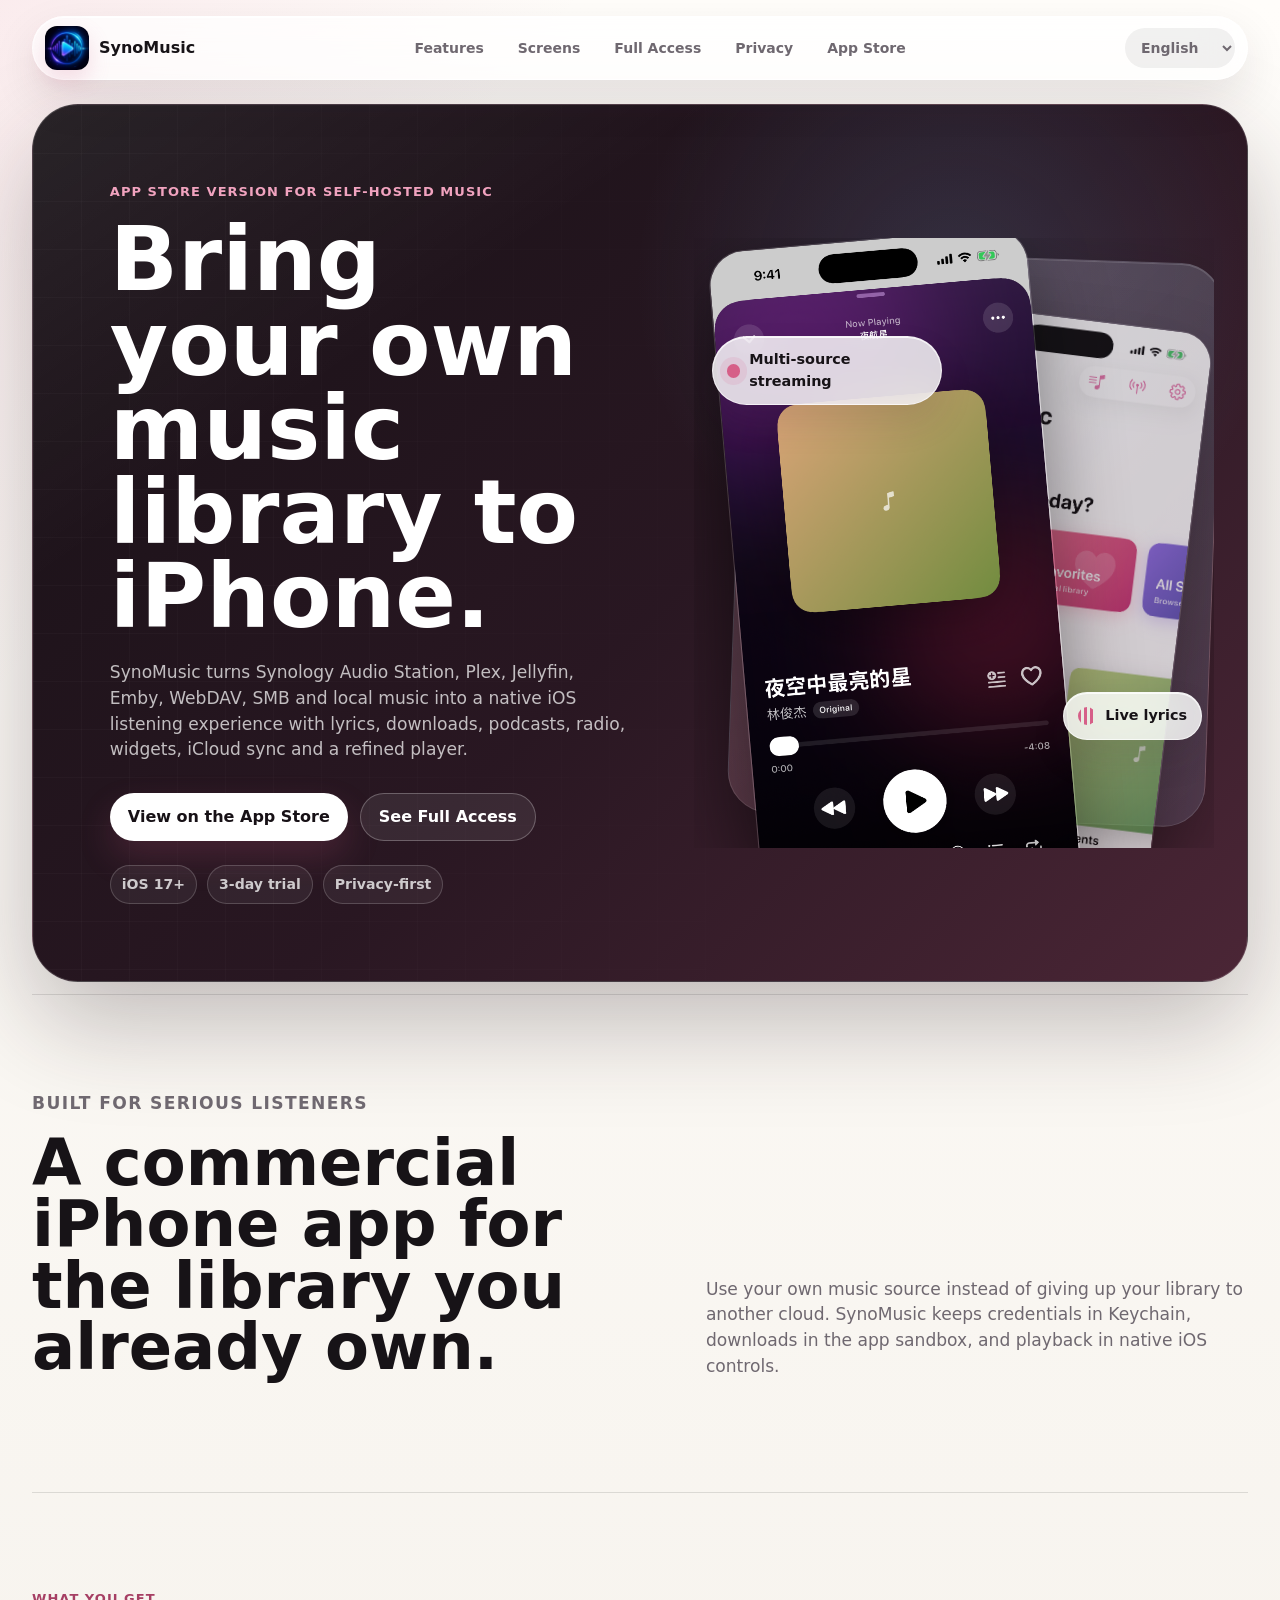
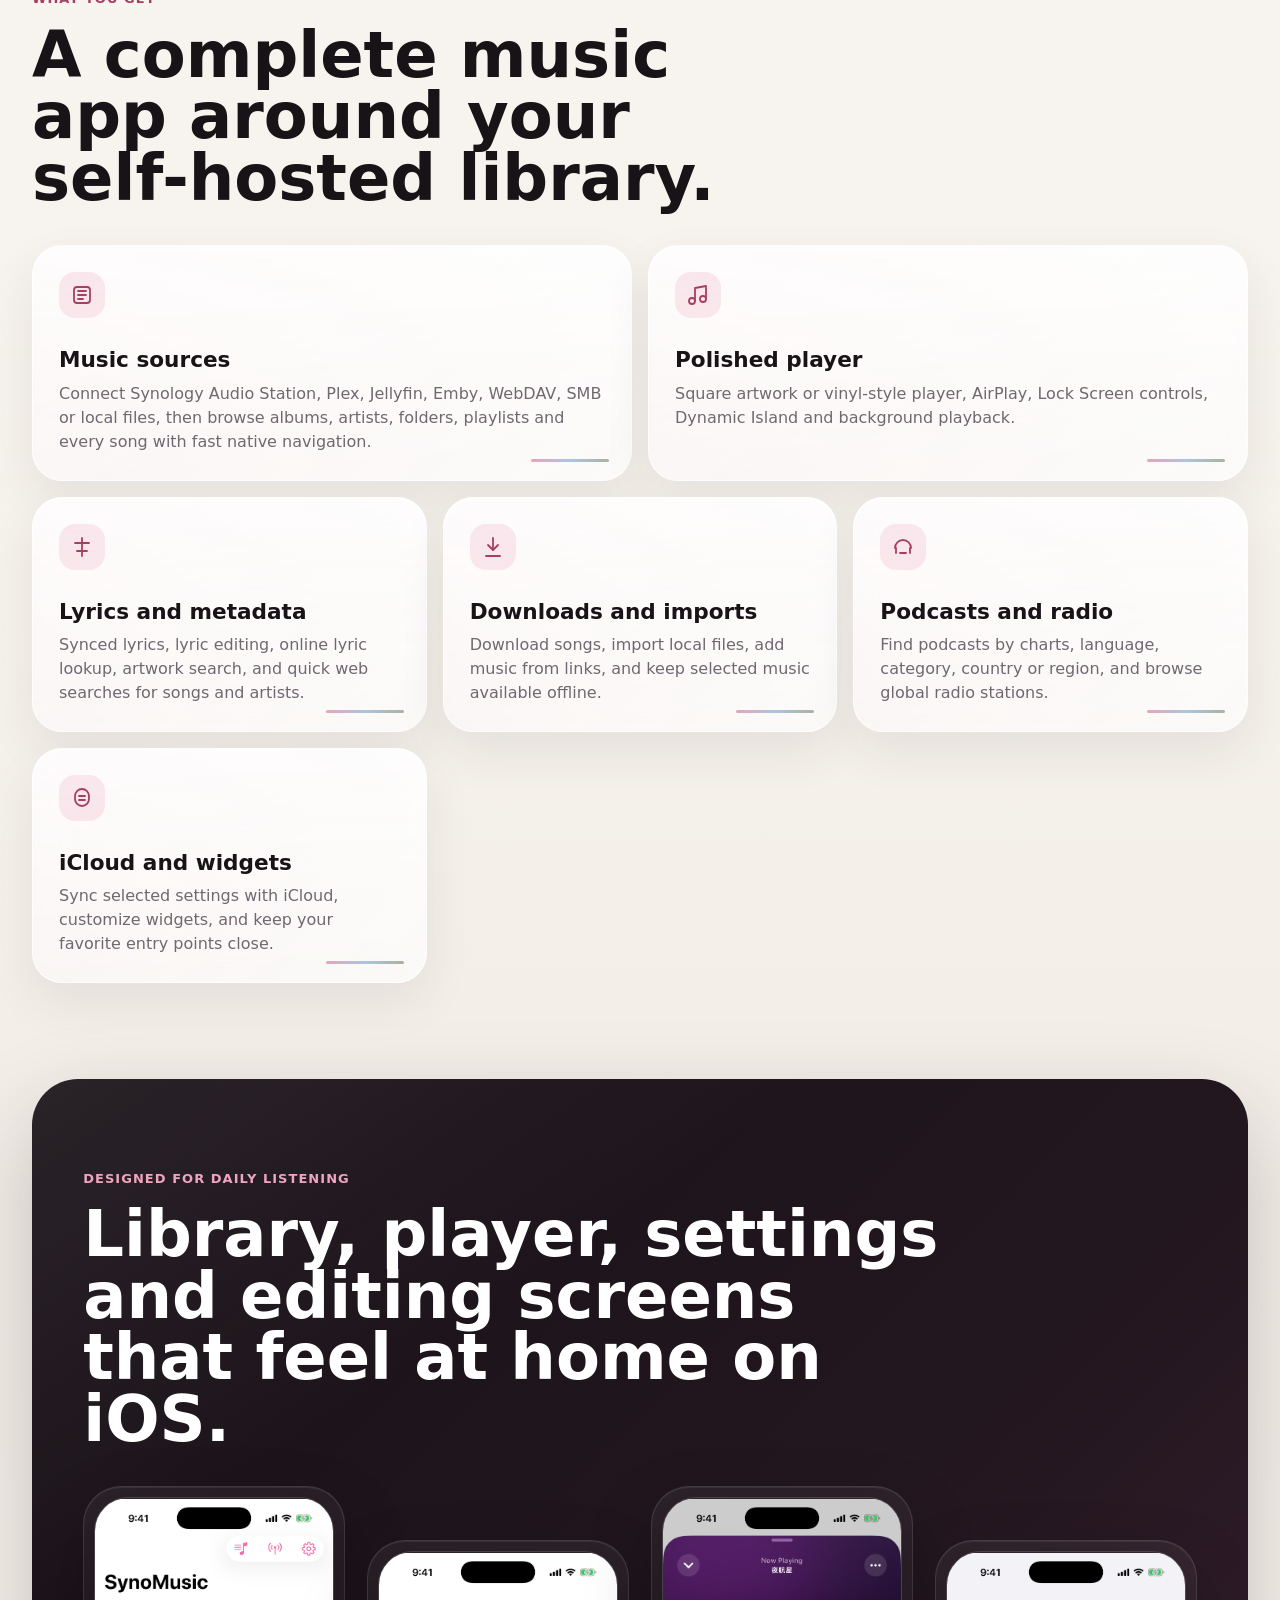
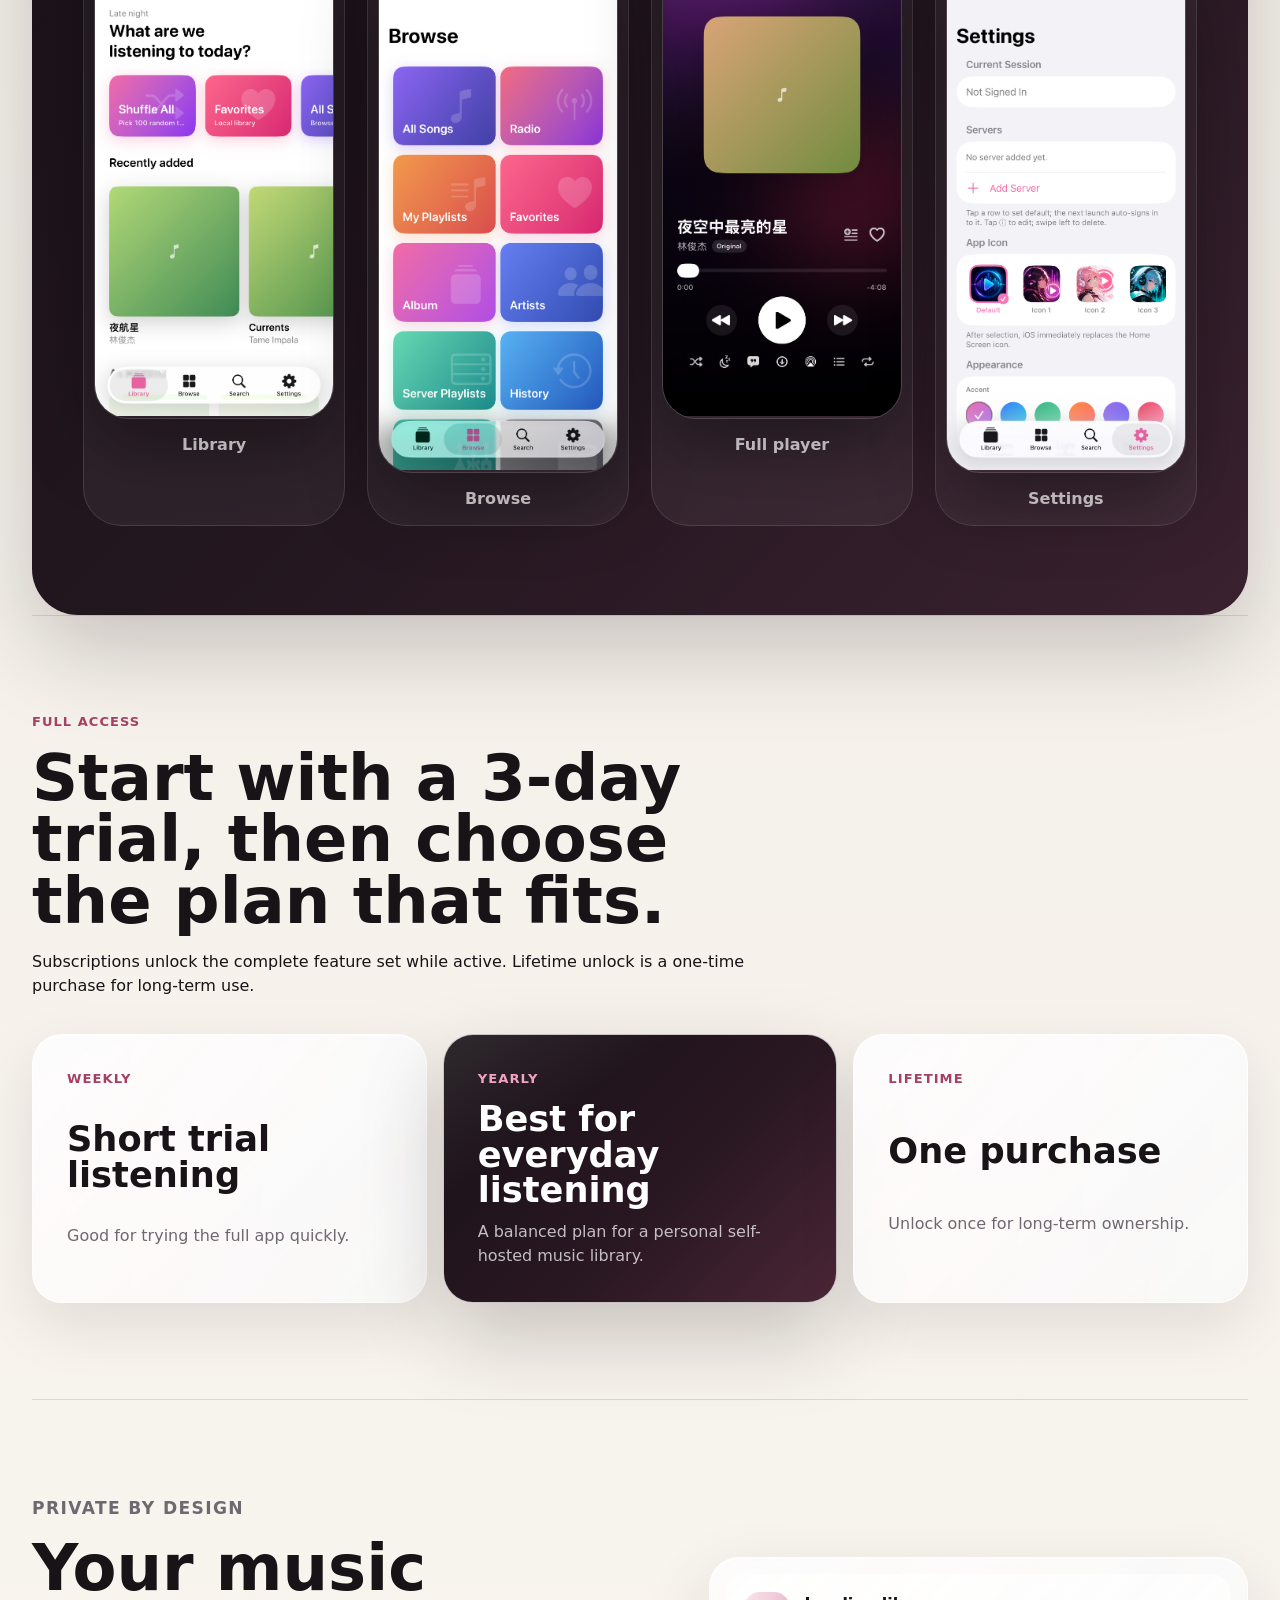
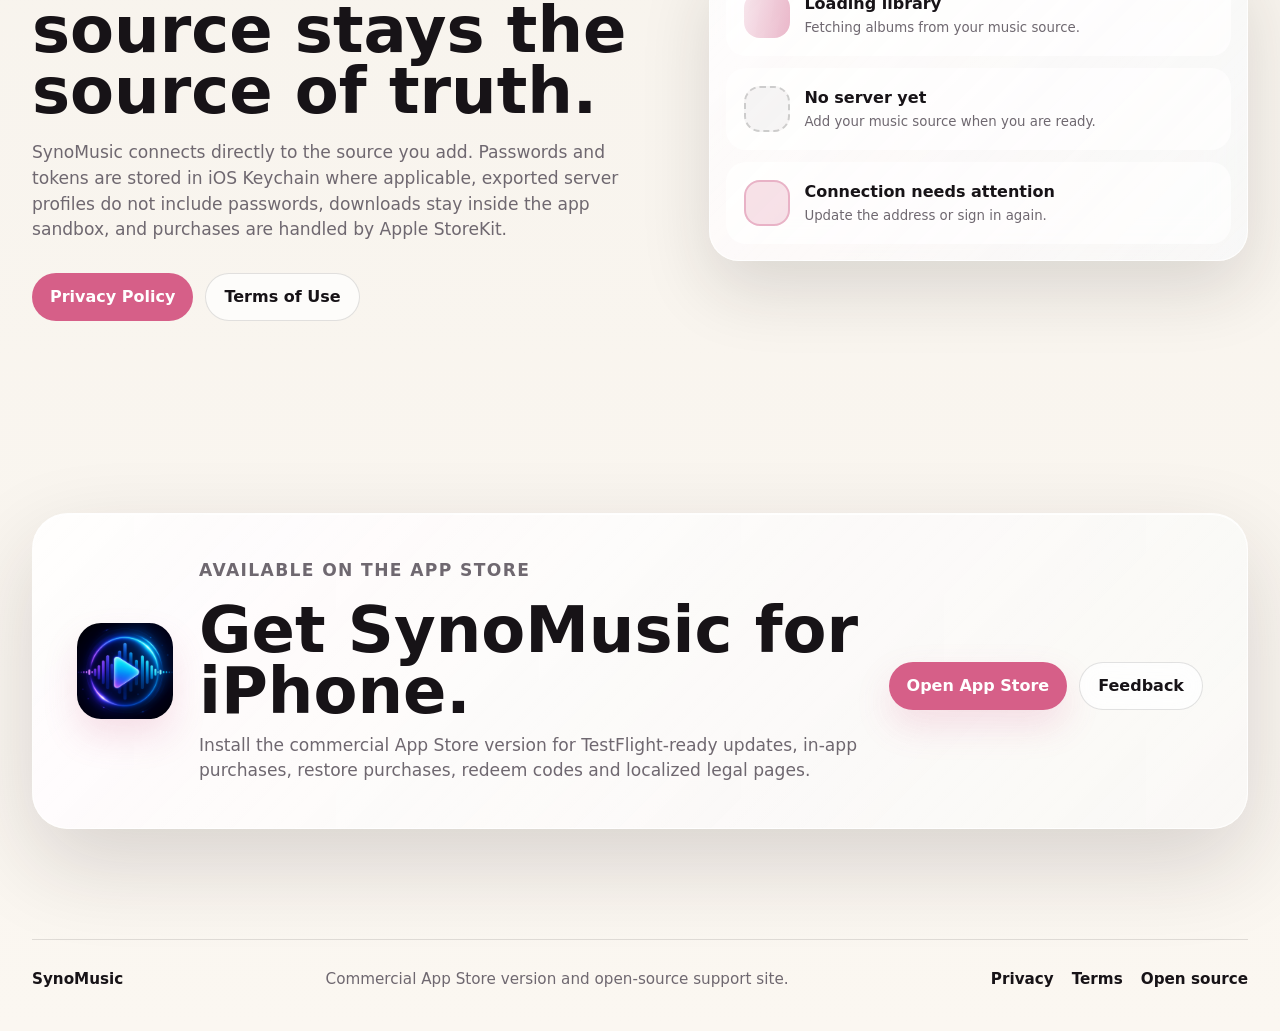
<file: docs/index.html>
<!doctype html>
<html lang="en">
<head>
  <meta charset="utf-8">
  <meta name="viewport" content="width=device-width, initial-scale=1">
  <meta name="color-scheme" content="light dark">
  <meta name="description" content="SynoMusic is a polished iPhone music app for self-hosted music sources including Synology Audio Station, Plex, Jellyfin, Emby, WebDAV, SMB, local files, podcasts, radio, lyrics, downloads and iCloud sync.">
  <title>SynoMusic - Self-hosted music for iPhone</title>
  <link rel="icon" href="./assets/images/app-icon-preview.png">
  <link rel="apple-touch-icon" href="./assets/images/app-icon-preview.png">
  <link rel="stylesheet" href="./assets/styles.css">
</head>
<body>
  <div class="site-shell">
    <header class="site-header" data-reveal>
      <a class="brand" href="#top" aria-label="SynoMusic">
        <img src="./assets/images/app-icon-preview.png" width="44" height="44" alt="">
        <span>SynoMusic</span>
      </a>
      <nav class="main-nav" aria-label="Primary">
        <a href="#features" data-i18n="nav.features">Features</a>
        <a href="#screens" data-i18n="nav.screens">Screens</a>
        <a href="#pricing" data-i18n="nav.pricing">Full Access</a>
        <a href="./privacy.html" data-i18n="nav.privacy">Privacy</a>
        <a href="#download" data-i18n="nav.download">App Store</a>
      </nav>
      <label class="language-picker">
        <span class="sr-only" data-i18n="language.label">Language</span>
        <select id="languageSelect" aria-label="Language">
          <option value="en">English</option>
          <option value="zh-Hans">简体中文</option>
          <option value="zh-Hant">繁體中文</option>
          <option value="ja">日本語</option>
          <option value="ko">한국어</option>
          <option value="de">Deutsch</option>
          <option value="it">Italiano</option>
          <option value="fr">Français</option>
          <option value="es">Español</option>
          <option value="tr">Türkçe</option>
        </select>
      </label>
    </header>

    <main id="top">
      <section class="hero-section commercial-hero" aria-labelledby="hero-title">
        <div class="hero-copy" data-reveal>
          <p class="eyebrow" data-i18n="hero.eyebrow">App Store version for self-hosted music</p>
          <h1 id="hero-title" data-i18n="hero.title">Bring your own music library to iPhone.</h1>
          <p class="hero-lede" data-i18n="hero.lede">SynoMusic turns Synology Audio Station, Plex, Jellyfin, Emby, WebDAV, SMB and local music into a native iOS listening experience with lyrics, downloads, podcasts, radio, widgets, iCloud sync and a refined player.</p>
          <div class="hero-actions">
            <a class="button primary" href="https://apps.apple.com/us/app/synomusic/id6784094020" data-i18n="hero.primaryCta">View on the App Store</a>
            <a class="button secondary" href="#pricing" data-i18n="hero.secondaryCta">See Full Access</a>
          </div>
          <div class="hero-meta" aria-label="Highlights">
            <span data-i18n="hero.metaOne">iOS 17+</span>
            <span data-i18n="hero.metaTwo">3-day trial</span>
            <span data-i18n="hero.metaThree">Privacy-first</span>
          </div>
        </div>

        <div class="hero-visual" data-reveal>
          <div class="visual-orbit" aria-hidden="true"></div>
          <div class="phone-stack" aria-label="SynoMusic app screenshots">
            <img class="phone-shot shot-back" src="./assets/images/screen-library.png" width="430" height="932" alt="">
            <img class="phone-shot shot-front" src="./assets/images/screen-player.png" width="430" height="932" alt="SynoMusic full player screen">
          </div>
          <div class="status-float status-top">
            <span class="status-dot"></span>
            <span data-i18n="hero.floatOne">Multi-source streaming</span>
          </div>
          <div class="status-float status-bottom">
            <span class="wave-icon" aria-hidden="true"></span>
            <span data-i18n="hero.floatTwo">Live lyrics</span>
          </div>
        </div>
      </section>

      <section class="section intro-strip" aria-label="Product summary" data-reveal>
        <div>
          <p class="section-kicker" data-i18n="intro.kicker">Built for serious listeners</p>
          <h2 data-i18n="intro.title">A commercial iPhone app for the library you already own.</h2>
        </div>
        <p data-i18n="intro.body">Use your own music source instead of giving up your library to another cloud. SynoMusic keeps credentials in Keychain, downloads in the app sandbox, and playback in native iOS controls.</p>
      </section>

      <section id="features" class="section feature-grid" aria-labelledby="features-title">
        <div class="section-heading" data-reveal>
          <p class="section-kicker" data-i18n="features.kicker">What you get</p>
          <h2 id="features-title" data-i18n="features.title">A complete music app around your self-hosted library.</h2>
        </div>
        <div class="features">
          <article class="feature-panel large" data-reveal>
            <div class="feature-icon" aria-hidden="true">
              <svg viewBox="0 0 24 24"><path d="M4 17V7a3 3 0 0 1 3-3h10a3 3 0 0 1 3 3v10a3 3 0 0 1-3 3H7a3 3 0 0 1-3-3Z"/><path d="M8 8h8M8 12h8M8 16h5"/></svg>
            </div>
            <h3 data-i18n="features.library.title">Music sources</h3>
            <p data-i18n="features.library.body">Connect Synology Audio Station, Plex, Jellyfin, Emby, WebDAV, SMB or local files, then browse albums, artists, folders, playlists and every song with fast native navigation.</p>
          </article>
          <article class="feature-panel tall" data-reveal>
            <div class="feature-icon" aria-hidden="true">
              <svg viewBox="0 0 24 24"><path d="M9 18V5l11-2v13"/><circle cx="6" cy="18" r="3"/><circle cx="17" cy="16" r="3"/></svg>
            </div>
            <h3 data-i18n="features.player.title">Polished player</h3>
            <p data-i18n="features.player.body">Square artwork or vinyl-style player, AirPlay, Lock Screen controls, Dynamic Island and background playback.</p>
          </article>
          <article class="feature-panel" data-reveal>
            <div class="feature-icon" aria-hidden="true">
              <svg viewBox="0 0 24 24"><path d="M12 3v18M5 8h14M7 16h10"/></svg>
            </div>
            <h3 data-i18n="features.lyrics.title">Lyrics and metadata</h3>
            <p data-i18n="features.lyrics.body">Synced lyrics, lyric editing, online lyric lookup, artwork search, and quick web searches for songs and artists.</p>
          </article>
          <article class="feature-panel" data-reveal>
            <div class="feature-icon" aria-hidden="true">
              <svg viewBox="0 0 24 24"><path d="M12 3v12"/><path d="m7 10 5 5 5-5"/><path d="M5 21h14"/></svg>
            </div>
            <h3 data-i18n="features.offline.title">Downloads and imports</h3>
            <p data-i18n="features.offline.body">Download songs, import local files, add music from links, and keep selected music available offline.</p>
          </article>
          <article class="feature-panel" data-reveal>
            <div class="feature-icon" aria-hidden="true">
              <svg viewBox="0 0 24 24"><path d="M4 13a8 8 0 0 1 16 0"/><path d="M5 13v5M19 13v5M9 18h6"/></svg>
            </div>
            <h3 data-i18n="features.discovery.title">Podcasts and radio</h3>
            <p data-i18n="features.discovery.body">Find podcasts by charts, language, category, country or region, and browse global radio stations.</p>
          </article>
          <article class="feature-panel wide" data-reveal>
            <div class="feature-icon" aria-hidden="true">
              <svg viewBox="0 0 24 24"><path d="M12 3a7 7 0 0 0-7 7v3a7 7 0 0 0 14 0v-3a7 7 0 0 0-7-7Z"/><path d="M9 10h6M9 14h6"/></svg>
            </div>
            <h3 data-i18n="features.sync.title">iCloud and widgets</h3>
            <p data-i18n="features.sync.body">Sync selected settings with iCloud, customize widgets, and keep your favorite entry points close.</p>
          </article>
        </div>
      </section>

      <section id="screens" class="section screen-showcase" aria-labelledby="screens-title">
        <div class="section-heading" data-reveal>
          <p class="section-kicker" data-i18n="screens.kicker">Designed for daily listening</p>
          <h2 id="screens-title" data-i18n="screens.title">Library, player, settings and editing screens that feel at home on iOS.</h2>
        </div>
        <div class="screen-rail" aria-label="Application screenshots">
          <figure data-reveal>
            <img src="./assets/images/screen-library.png" width="430" height="932" alt="Library screen">
            <figcaption data-i18n="screens.library">Library</figcaption>
          </figure>
          <figure data-reveal>
            <img src="./assets/images/screen-browse.png" width="430" height="932" alt="Browse screen">
            <figcaption data-i18n="screens.browse">Browse</figcaption>
          </figure>
          <figure data-reveal>
            <img src="./assets/images/screen-player.png" width="430" height="932" alt="Full player screen">
            <figcaption data-i18n="screens.player">Full player</figcaption>
          </figure>
          <figure data-reveal>
            <img src="./assets/images/screen-settings.png" width="430" height="932" alt="Settings screen">
            <figcaption data-i18n="screens.settings">Settings</figcaption>
          </figure>
        </div>
      </section>

      <section id="pricing" class="section pricing-section" aria-labelledby="pricing-title">
        <div class="section-heading" data-reveal>
          <p class="section-kicker" data-i18n="pricing.kicker">Full Access</p>
          <h2 id="pricing-title" data-i18n="pricing.title">Start with a 3-day trial, then choose the plan that fits.</h2>
          <p data-i18n="pricing.body">Subscriptions unlock the complete feature set while active. Lifetime unlock is a one-time purchase for long-term use.</p>
        </div>
        <div class="pricing-grid">
          <article class="pricing-card" data-reveal>
            <span data-i18n="pricing.weekly.label">Weekly</span>
            <strong data-i18n="pricing.weekly.title">Short trial listening</strong>
            <p data-i18n="pricing.weekly.body">Good for trying the full app quickly.</p>
          </article>
          <article class="pricing-card highlighted" data-reveal>
            <span data-i18n="pricing.yearly.label">Yearly</span>
            <strong data-i18n="pricing.yearly.title">Best for everyday listening</strong>
            <p data-i18n="pricing.yearly.body">A balanced plan for a personal self-hosted music library.</p>
          </article>
          <article class="pricing-card" data-reveal>
            <span data-i18n="pricing.lifetime.label">Lifetime</span>
            <strong data-i18n="pricing.lifetime.title">One purchase</strong>
            <p data-i18n="pricing.lifetime.body">Unlock once for long-term ownership.</p>
          </article>
        </div>
      </section>

      <section id="privacy" class="section trust-section" aria-labelledby="privacy-title">
        <div class="trust-copy" data-reveal>
          <p class="section-kicker" data-i18n="privacy.kicker">Private by design</p>
          <h2 id="privacy-title" data-i18n="privacy.title">Your music source stays the source of truth.</h2>
          <p data-i18n="privacy.body">SynoMusic connects directly to the source you add. Passwords and tokens are stored in iOS Keychain where applicable, exported server profiles do not include passwords, downloads stay inside the app sandbox, and purchases are handled by Apple StoreKit.</p>
          <div class="hero-actions legal-actions">
            <a class="button legal-primary" href="./privacy.html" data-i18n="privacy.policyCta">Privacy Policy</a>
            <a class="button legal-secondary" href="./terms.html" data-i18n="privacy.termsCta">Terms of Use</a>
          </div>
        </div>
        <div class="state-board" data-reveal aria-live="polite">
          <div class="state-row loading">
            <span></span>
            <strong data-i18n="states.loading.title">Loading library</strong>
            <small data-i18n="states.loading.body">Fetching albums from your music source.</small>
          </div>
          <div class="state-row empty">
            <span></span>
            <strong data-i18n="states.empty.title">No server yet</strong>
            <small data-i18n="states.empty.body">Add your music source when you are ready.</small>
          </div>
          <div class="state-row error">
            <span></span>
            <strong data-i18n="states.error.title">Connection needs attention</strong>
            <small data-i18n="states.error.body">Update the address or sign in again.</small>
          </div>
        </div>
      </section>

      <section id="download" class="section download-section" aria-labelledby="download-title" data-reveal>
        <div class="download-card">
          <img src="./assets/images/app-icon.png" width="96" height="96" alt="">
          <div>
            <p class="section-kicker" data-i18n="download.kicker">Available on the App Store</p>
            <h2 id="download-title" data-i18n="download.title">Get SynoMusic for iPhone.</h2>
            <p data-i18n="download.body">Install the commercial App Store version for TestFlight-ready updates, in-app purchases, restore purchases, redeem codes and localized legal pages.</p>
          </div>
          <div class="download-actions">
            <a class="button primary" href="https://apps.apple.com/us/app/synomusic/id6784094020" data-i18n="download.primaryCta">Open App Store</a>
            <a class="button secondary" href="https://github.com/ZanwingMak/SynoMusic-OpenSource/issues" data-i18n="download.secondaryCta">Feedback</a>
          </div>
        </div>
      </section>
    </main>

    <footer class="site-footer">
      <span>SynoMusic</span>
      <span data-i18n="footer.note">Commercial App Store version and open-source support site.</span>
      <div class="footer-links">
        <a href="./privacy.html" data-i18n="footer.privacy">Privacy</a>
        <a href="./terms.html" data-i18n="footer.terms">Terms</a>
        <a href="https://github.com/ZanwingMak/SynoMusic-OpenSource" data-i18n="footer.github">Open source</a>
      </div>
    </footer>
  </div>

  <script src="./assets/main.js"></script>
</body>
</html>
</file>
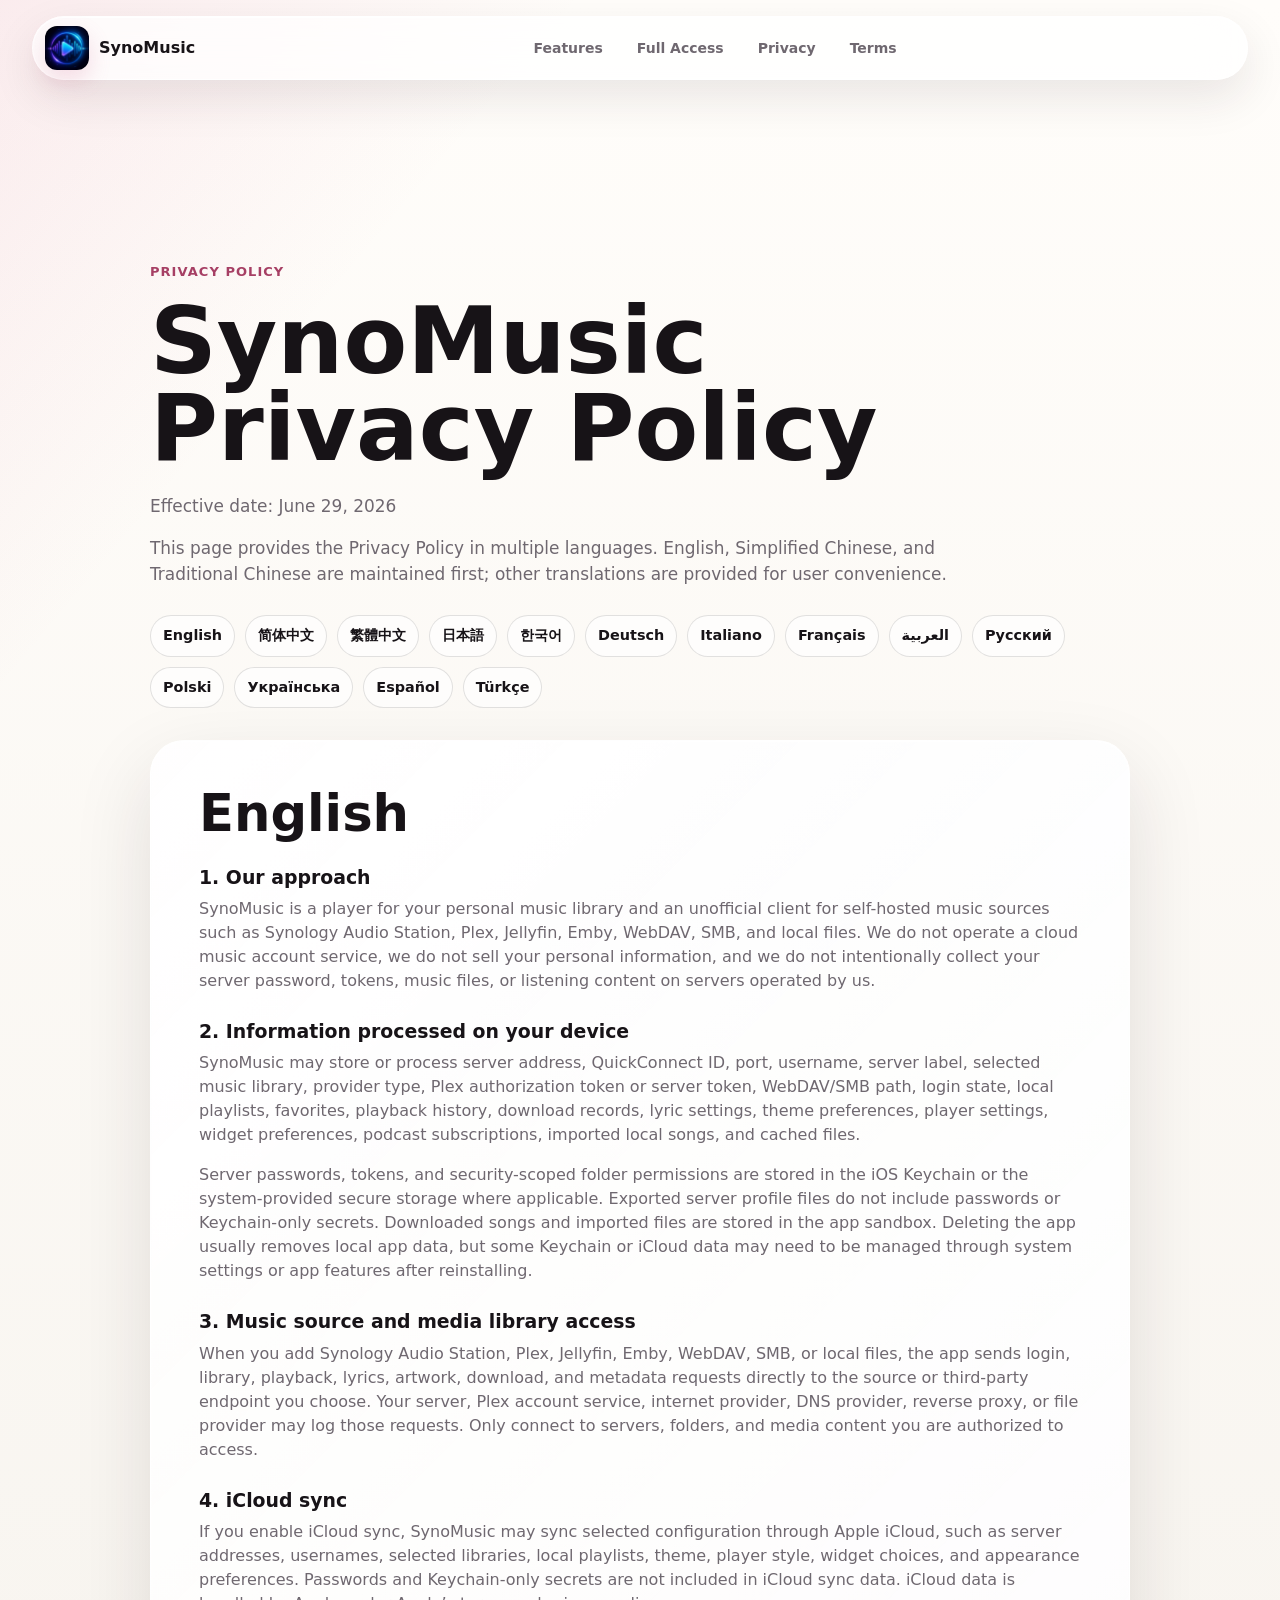
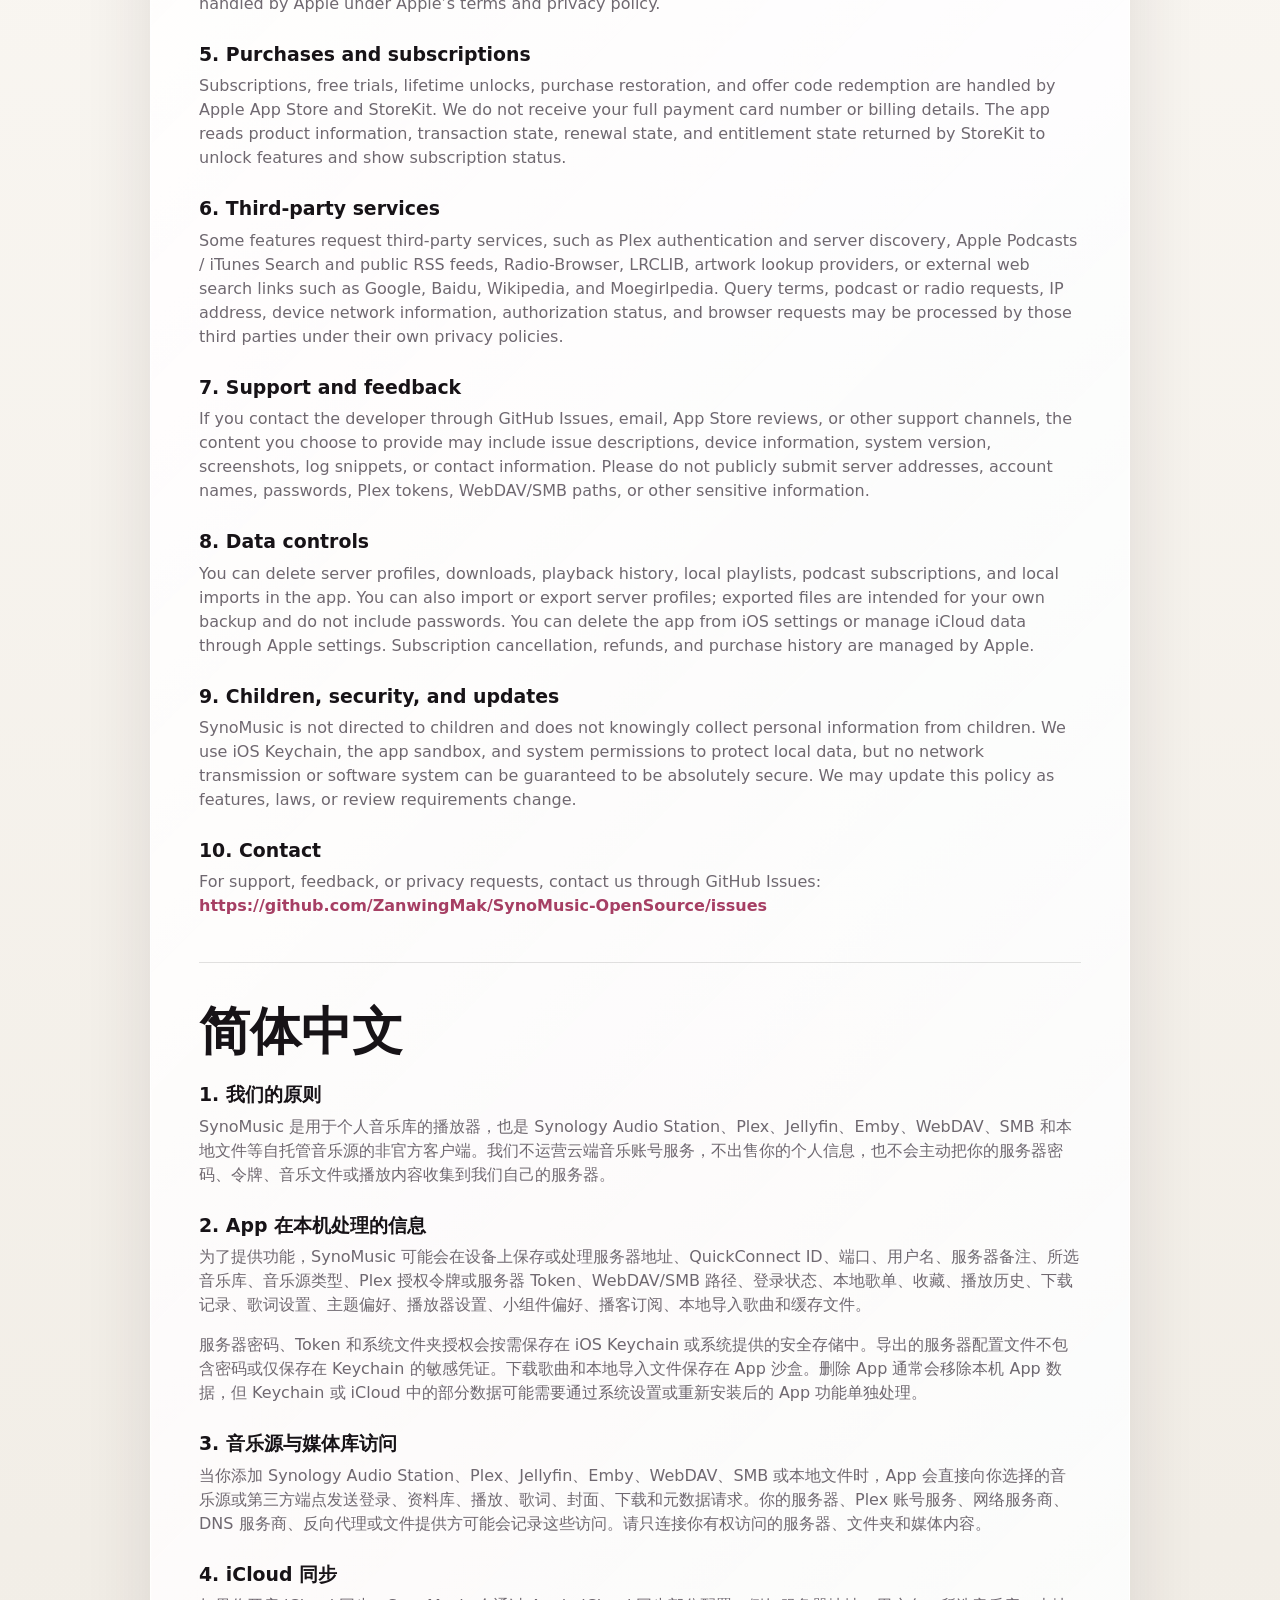
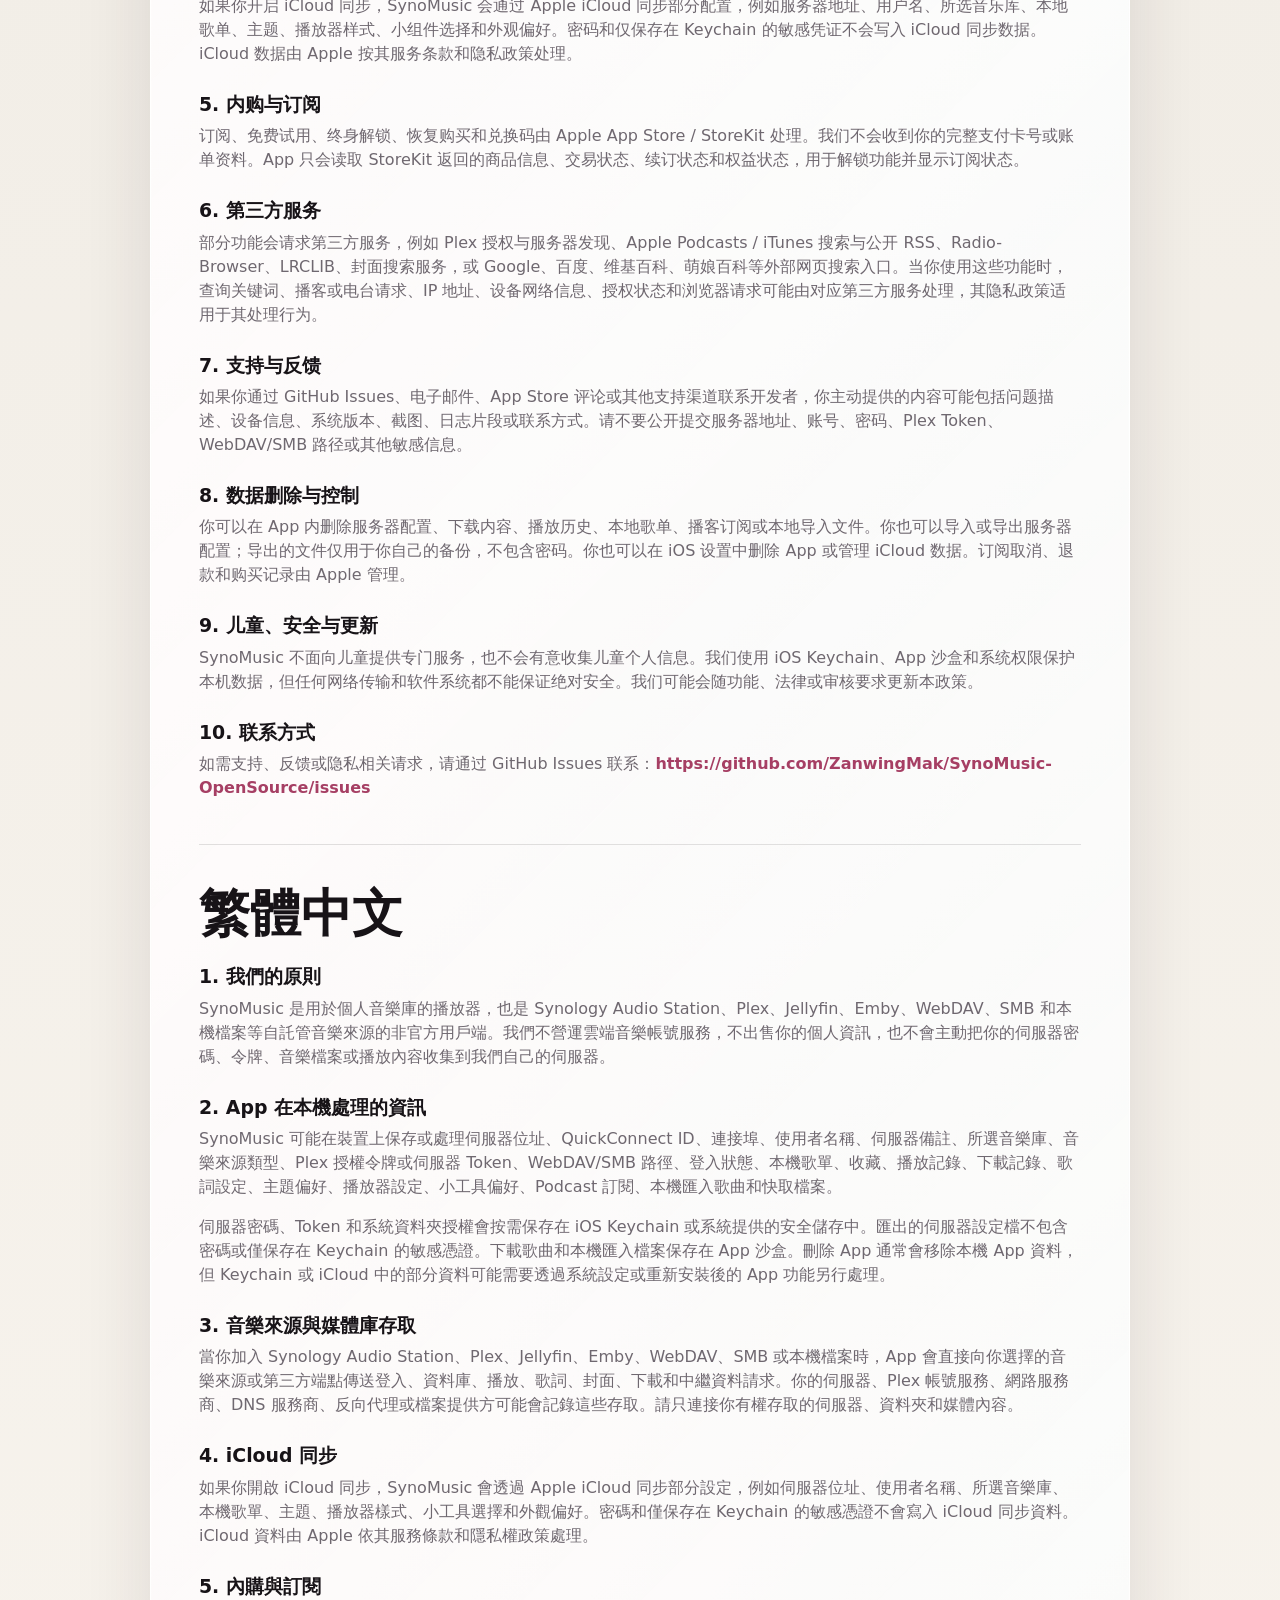
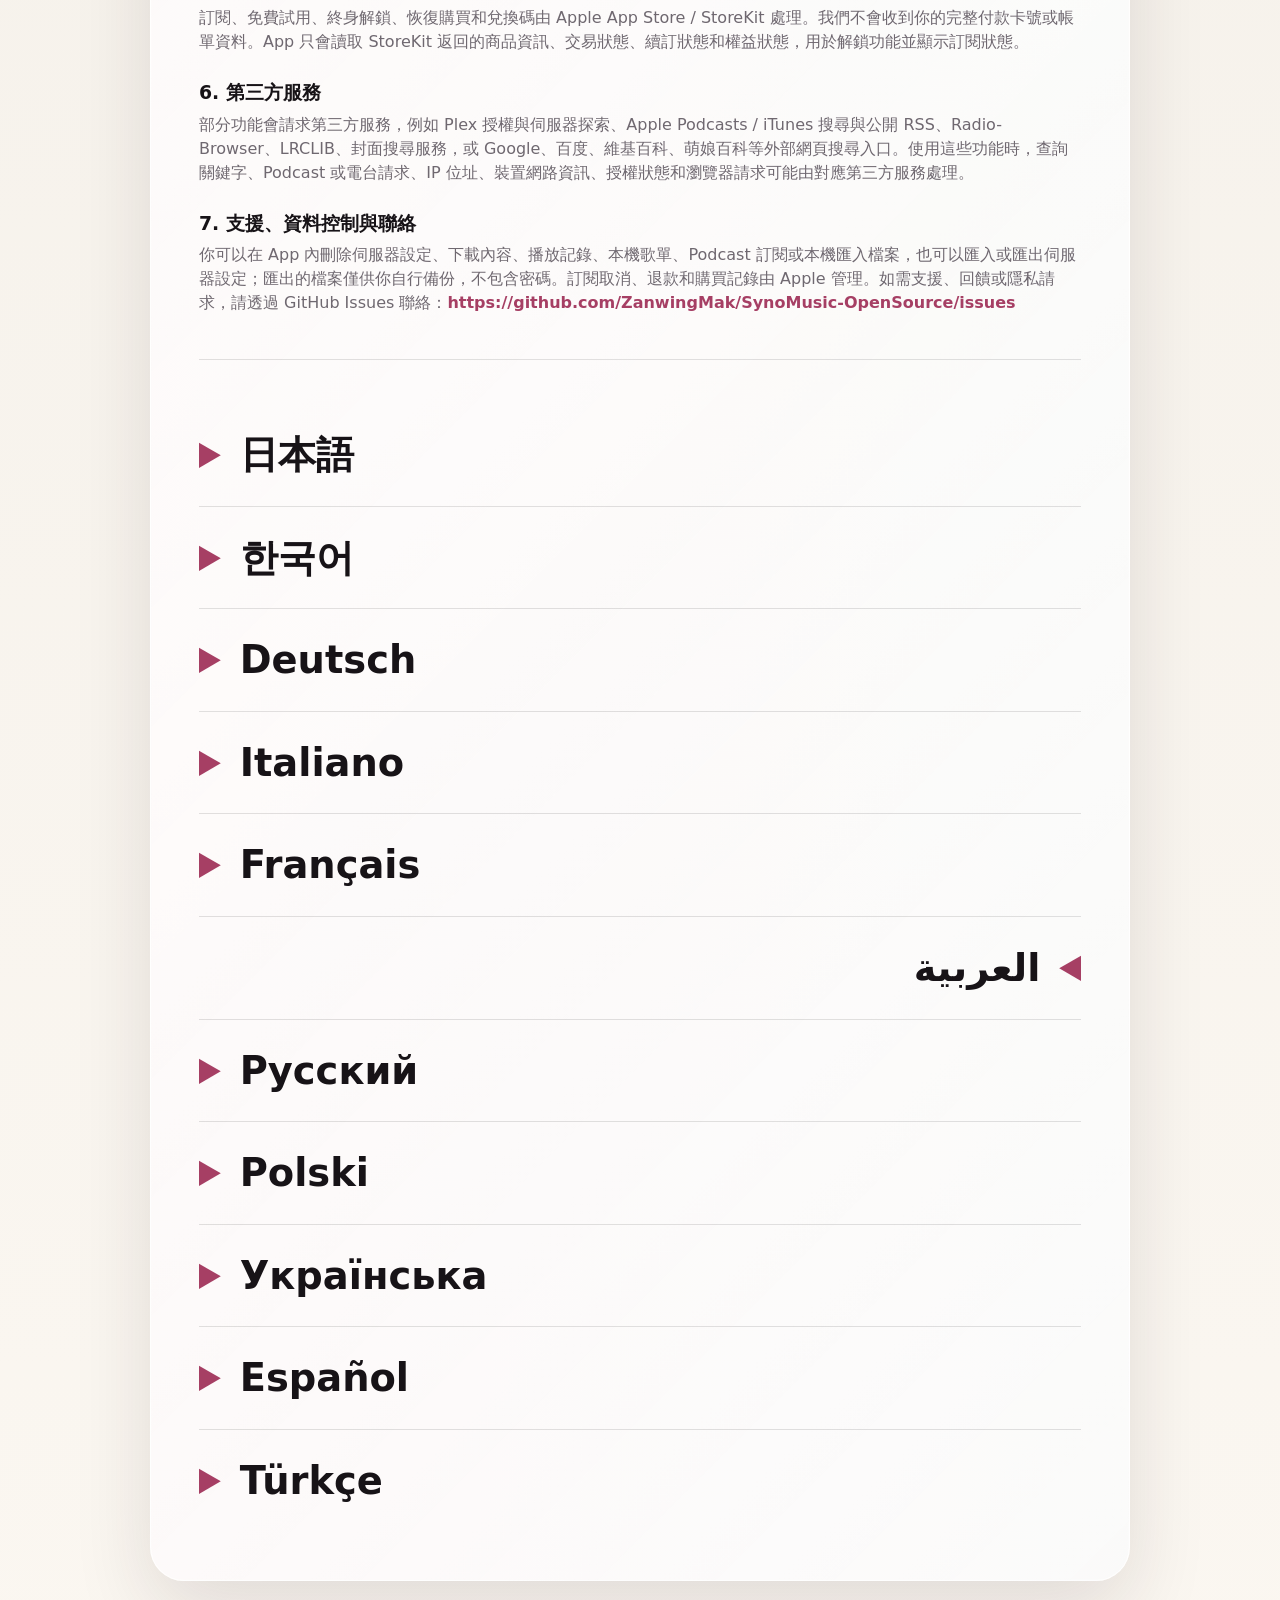
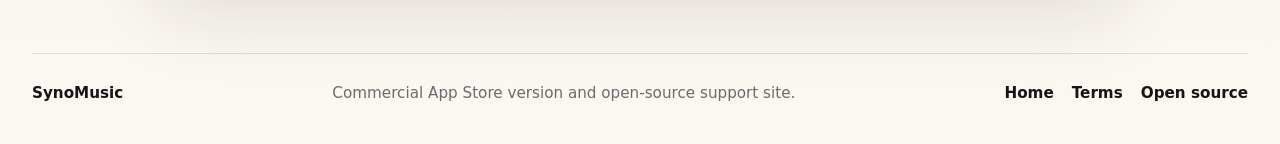
<file: docs/privacy.html>
<!doctype html>
<html lang="en">
<head>
  <meta charset="utf-8">
  <meta name="viewport" content="width=device-width, initial-scale=1">
  <meta name="color-scheme" content="light dark">
  <meta name="description" content="SynoMusic Privacy Policy in multiple languages.">
  <title>Privacy Policy - SynoMusic</title>
  <link rel="icon" href="./assets/images/app-icon-preview.png">
  <link rel="apple-touch-icon" href="./assets/images/app-icon-preview.png">
  <link rel="stylesheet" href="./assets/styles.css">
</head>
<body>
  <div class="site-shell">
    <header class="site-header" data-reveal>
      <a class="brand" href="./index.html" aria-label="SynoMusic">
        <img src="./assets/images/app-icon-preview.png" width="44" height="44" alt="">
        <span>SynoMusic</span>
      </a>
      <nav class="main-nav" aria-label="Primary">
        <a href="./index.html#features">Features</a>
        <a href="./index.html#pricing">Full Access</a>
        <a href="./privacy.html" aria-current="page">Privacy</a>
        <a href="./terms.html">Terms</a>
      </nav>
    </header>

    <main class="legal-page">
      <section class="legal-hero" data-reveal>
        <p class="section-kicker">Privacy Policy</p>
        <h1>SynoMusic Privacy Policy</h1>
        <p class="legal-lede">Effective date: June 29, 2026</p>
        <p class="legal-lede">This page provides the Privacy Policy in multiple languages. English, Simplified Chinese, and Traditional Chinese are maintained first; other translations are provided for user convenience.</p>
        <nav class="legal-index" aria-label="Privacy policy languages">
          <a href="#privacy-en">English</a>
          <a href="#privacy-zh-hans">简体中文</a>
          <a href="#privacy-zh-hant">繁體中文</a>
          <a href="#privacy-ja">日本語</a>
          <a href="#privacy-ko">한국어</a>
          <a href="#privacy-de">Deutsch</a>
          <a href="#privacy-it">Italiano</a>
          <a href="#privacy-fr">Français</a>
          <a href="#privacy-ar">العربية</a>
          <a href="#privacy-ru">Русский</a>
          <a href="#privacy-pl">Polski</a>
          <a href="#privacy-uk">Українська</a>
          <a href="#privacy-es">Español</a>
          <a href="#privacy-tr">Türkçe</a>
        </nav>
      </section>

      <section class="legal-card" data-reveal>
        <div id="privacy-en" class="legal-language">
          <h2>English</h2>
          <h3>1. Our approach</h3>
          <p>SynoMusic is a player for your personal music library and an unofficial client for self-hosted music sources such as Synology Audio Station, Plex, Jellyfin, Emby, WebDAV, SMB, and local files. We do not operate a cloud music account service, we do not sell your personal information, and we do not intentionally collect your server password, tokens, music files, or listening content on servers operated by us.</p>
          <h3>2. Information processed on your device</h3>
          <p>SynoMusic may store or process server address, QuickConnect ID, port, username, server label, selected music library, provider type, Plex authorization token or server token, WebDAV/SMB path, login state, local playlists, favorites, playback history, download records, lyric settings, theme preferences, player settings, widget preferences, podcast subscriptions, imported local songs, and cached files.</p>
          <p>Server passwords, tokens, and security-scoped folder permissions are stored in the iOS Keychain or the system-provided secure storage where applicable. Exported server profile files do not include passwords or Keychain-only secrets. Downloaded songs and imported files are stored in the app sandbox. Deleting the app usually removes local app data, but some Keychain or iCloud data may need to be managed through system settings or app features after reinstalling.</p>
          <h3>3. Music source and media library access</h3>
          <p>When you add Synology Audio Station, Plex, Jellyfin, Emby, WebDAV, SMB, or local files, the app sends login, library, playback, lyrics, artwork, download, and metadata requests directly to the source or third-party endpoint you choose. Your server, Plex account service, internet provider, DNS provider, reverse proxy, or file provider may log those requests. Only connect to servers, folders, and media content you are authorized to access.</p>
          <h3>4. iCloud sync</h3>
          <p>If you enable iCloud sync, SynoMusic may sync selected configuration through Apple iCloud, such as server addresses, usernames, selected libraries, local playlists, theme, player style, widget choices, and appearance preferences. Passwords and Keychain-only secrets are not included in iCloud sync data. iCloud data is handled by Apple under Apple’s terms and privacy policy.</p>
          <h3>5. Purchases and subscriptions</h3>
          <p>Subscriptions, free trials, lifetime unlocks, purchase restoration, and offer code redemption are handled by Apple App Store and StoreKit. We do not receive your full payment card number or billing details. The app reads product information, transaction state, renewal state, and entitlement state returned by StoreKit to unlock features and show subscription status.</p>
          <h3>6. Third-party services</h3>
          <p>Some features request third-party services, such as Plex authentication and server discovery, Apple Podcasts / iTunes Search and public RSS feeds, Radio-Browser, LRCLIB, artwork lookup providers, or external web search links such as Google, Baidu, Wikipedia, and Moegirlpedia. Query terms, podcast or radio requests, IP address, device network information, authorization status, and browser requests may be processed by those third parties under their own privacy policies.</p>
          <h3>7. Support and feedback</h3>
          <p>If you contact the developer through GitHub Issues, email, App Store reviews, or other support channels, the content you choose to provide may include issue descriptions, device information, system version, screenshots, log snippets, or contact information. Please do not publicly submit server addresses, account names, passwords, Plex tokens, WebDAV/SMB paths, or other sensitive information.</p>
          <h3>8. Data controls</h3>
          <p>You can delete server profiles, downloads, playback history, local playlists, podcast subscriptions, and local imports in the app. You can also import or export server profiles; exported files are intended for your own backup and do not include passwords. You can delete the app from iOS settings or manage iCloud data through Apple settings. Subscription cancellation, refunds, and purchase history are managed by Apple.</p>
          <h3>9. Children, security, and updates</h3>
          <p>SynoMusic is not directed to children and does not knowingly collect personal information from children. We use iOS Keychain, the app sandbox, and system permissions to protect local data, but no network transmission or software system can be guaranteed to be absolutely secure. We may update this policy as features, laws, or review requirements change.</p>
          <h3>10. Contact</h3>
          <p>For support, feedback, or privacy requests, contact us through GitHub Issues: <a href="https://github.com/ZanwingMak/SynoMusic-OpenSource/issues">https://github.com/ZanwingMak/SynoMusic-OpenSource/issues</a></p>
        </div>

        <hr class="legal-divider">

        <div id="privacy-zh-hans" class="legal-language">
          <h2>简体中文</h2>
          <h3>1. 我们的原则</h3>
          <p>SynoMusic 是用于个人音乐库的播放器，也是 Synology Audio Station、Plex、Jellyfin、Emby、WebDAV、SMB 和本地文件等自托管音乐源的非官方客户端。我们不运营云端音乐账号服务，不出售你的个人信息，也不会主动把你的服务器密码、令牌、音乐文件或播放内容收集到我们自己的服务器。</p>
          <h3>2. App 在本机处理的信息</h3>
          <p>为了提供功能，SynoMusic 可能会在设备上保存或处理服务器地址、QuickConnect ID、端口、用户名、服务器备注、所选音乐库、音乐源类型、Plex 授权令牌或服务器 Token、WebDAV/SMB 路径、登录状态、本地歌单、收藏、播放历史、下载记录、歌词设置、主题偏好、播放器设置、小组件偏好、播客订阅、本地导入歌曲和缓存文件。</p>
          <p>服务器密码、Token 和系统文件夹授权会按需保存在 iOS Keychain 或系统提供的安全存储中。导出的服务器配置文件不包含密码或仅保存在 Keychain 的敏感凭证。下载歌曲和本地导入文件保存在 App 沙盒。删除 App 通常会移除本机 App 数据，但 Keychain 或 iCloud 中的部分数据可能需要通过系统设置或重新安装后的 App 功能单独处理。</p>
          <h3>3. 音乐源与媒体库访问</h3>
          <p>当你添加 Synology Audio Station、Plex、Jellyfin、Emby、WebDAV、SMB 或本地文件时，App 会直接向你选择的音乐源或第三方端点发送登录、资料库、播放、歌词、封面、下载和元数据请求。你的服务器、Plex 账号服务、网络服务商、DNS 服务商、反向代理或文件提供方可能会记录这些访问。请只连接你有权访问的服务器、文件夹和媒体内容。</p>
          <h3>4. iCloud 同步</h3>
          <p>如果你开启 iCloud 同步，SynoMusic 会通过 Apple iCloud 同步部分配置，例如服务器地址、用户名、所选音乐库、本地歌单、主题、播放器样式、小组件选择和外观偏好。密码和仅保存在 Keychain 的敏感凭证不会写入 iCloud 同步数据。iCloud 数据由 Apple 按其服务条款和隐私政策处理。</p>
          <h3>5. 内购与订阅</h3>
          <p>订阅、免费试用、终身解锁、恢复购买和兑换码由 Apple App Store / StoreKit 处理。我们不会收到你的完整支付卡号或账单资料。App 只会读取 StoreKit 返回的商品信息、交易状态、续订状态和权益状态，用于解锁功能并显示订阅状态。</p>
          <h3>6. 第三方服务</h3>
          <p>部分功能会请求第三方服务，例如 Plex 授权与服务器发现、Apple Podcasts / iTunes 搜索与公开 RSS、Radio-Browser、LRCLIB、封面搜索服务，或 Google、百度、维基百科、萌娘百科等外部网页搜索入口。当你使用这些功能时，查询关键词、播客或电台请求、IP 地址、设备网络信息、授权状态和浏览器请求可能由对应第三方服务处理，其隐私政策适用于其处理行为。</p>
          <h3>7. 支持与反馈</h3>
          <p>如果你通过 GitHub Issues、电子邮件、App Store 评论或其他支持渠道联系开发者，你主动提供的内容可能包括问题描述、设备信息、系统版本、截图、日志片段或联系方式。请不要公开提交服务器地址、账号、密码、Plex Token、WebDAV/SMB 路径或其他敏感信息。</p>
          <h3>8. 数据删除与控制</h3>
          <p>你可以在 App 内删除服务器配置、下载内容、播放历史、本地歌单、播客订阅或本地导入文件。你也可以导入或导出服务器配置；导出的文件仅用于你自己的备份，不包含密码。你也可以在 iOS 设置中删除 App 或管理 iCloud 数据。订阅取消、退款和购买记录由 Apple 管理。</p>
          <h3>9. 儿童、安全与更新</h3>
          <p>SynoMusic 不面向儿童提供专门服务，也不会有意收集儿童个人信息。我们使用 iOS Keychain、App 沙盒和系统权限保护本机数据，但任何网络传输和软件系统都不能保证绝对安全。我们可能会随功能、法律或审核要求更新本政策。</p>
          <h3>10. 联系方式</h3>
          <p>如需支持、反馈或隐私相关请求，请通过 GitHub Issues 联系：<a href="https://github.com/ZanwingMak/SynoMusic-OpenSource/issues">https://github.com/ZanwingMak/SynoMusic-OpenSource/issues</a></p>
        </div>

        <hr class="legal-divider">

        <div id="privacy-zh-hant" class="legal-language">
          <h2>繁體中文</h2>
          <h3>1. 我們的原則</h3>
          <p>SynoMusic 是用於個人音樂庫的播放器，也是 Synology Audio Station、Plex、Jellyfin、Emby、WebDAV、SMB 和本機檔案等自託管音樂來源的非官方用戶端。我們不營運雲端音樂帳號服務，不出售你的個人資訊，也不會主動把你的伺服器密碼、令牌、音樂檔案或播放內容收集到我們自己的伺服器。</p>
          <h3>2. App 在本機處理的資訊</h3>
          <p>SynoMusic 可能在裝置上保存或處理伺服器位址、QuickConnect ID、連接埠、使用者名稱、伺服器備註、所選音樂庫、音樂來源類型、Plex 授權令牌或伺服器 Token、WebDAV/SMB 路徑、登入狀態、本機歌單、收藏、播放記錄、下載記錄、歌詞設定、主題偏好、播放器設定、小工具偏好、Podcast 訂閱、本機匯入歌曲和快取檔案。</p>
          <p>伺服器密碼、Token 和系統資料夾授權會按需保存在 iOS Keychain 或系統提供的安全儲存中。匯出的伺服器設定檔不包含密碼或僅保存在 Keychain 的敏感憑證。下載歌曲和本機匯入檔案保存在 App 沙盒。刪除 App 通常會移除本機 App 資料，但 Keychain 或 iCloud 中的部分資料可能需要透過系統設定或重新安裝後的 App 功能另行處理。</p>
          <h3>3. 音樂來源與媒體庫存取</h3>
          <p>當你加入 Synology Audio Station、Plex、Jellyfin、Emby、WebDAV、SMB 或本機檔案時，App 會直接向你選擇的音樂來源或第三方端點傳送登入、資料庫、播放、歌詞、封面、下載和中繼資料請求。你的伺服器、Plex 帳號服務、網路服務商、DNS 服務商、反向代理或檔案提供方可能會記錄這些存取。請只連接你有權存取的伺服器、資料夾和媒體內容。</p>
          <h3>4. iCloud 同步</h3>
          <p>如果你開啟 iCloud 同步，SynoMusic 會透過 Apple iCloud 同步部分設定，例如伺服器位址、使用者名稱、所選音樂庫、本機歌單、主題、播放器樣式、小工具選擇和外觀偏好。密碼和僅保存在 Keychain 的敏感憑證不會寫入 iCloud 同步資料。iCloud 資料由 Apple 依其服務條款和隱私權政策處理。</p>
          <h3>5. 內購與訂閱</h3>
          <p>訂閱、免費試用、終身解鎖、恢復購買和兌換碼由 Apple App Store / StoreKit 處理。我們不會收到你的完整付款卡號或帳單資料。App 只會讀取 StoreKit 返回的商品資訊、交易狀態、續訂狀態和權益狀態，用於解鎖功能並顯示訂閱狀態。</p>
          <h3>6. 第三方服務</h3>
          <p>部分功能會請求第三方服務，例如 Plex 授權與伺服器探索、Apple Podcasts / iTunes 搜尋與公開 RSS、Radio-Browser、LRCLIB、封面搜尋服務，或 Google、百度、維基百科、萌娘百科等外部網頁搜尋入口。使用這些功能時，查詢關鍵字、Podcast 或電台請求、IP 位址、裝置網路資訊、授權狀態和瀏覽器請求可能由對應第三方服務處理。</p>
          <h3>7. 支援、資料控制與聯絡</h3>
          <p>你可以在 App 內刪除伺服器設定、下載內容、播放記錄、本機歌單、Podcast 訂閱或本機匯入檔案，也可以匯入或匯出伺服器設定；匯出的檔案僅供你自行備份，不包含密碼。訂閱取消、退款和購買記錄由 Apple 管理。如需支援、回饋或隱私請求，請透過 GitHub Issues 聯絡：<a href="https://github.com/ZanwingMak/SynoMusic-OpenSource/issues">https://github.com/ZanwingMak/SynoMusic-OpenSource/issues</a></p>
        </div>

        <hr class="legal-divider">

        <details id="privacy-ja" class="legal-language legal-details">
          <summary>日本語</summary>
          <p>SynoMusic は個人の音楽ライブラリ用プレーヤーであり、Synology Audio Station の非公式クライアントです。当方はクラウド音楽アカウントサービスを運営せず、個人情報を販売せず、NAS のパスワード、音楽ファイル、再生内容を当方のサーバーへ意図的に収集しません。</p>
          <p>アプリは、サーバーアドレス、QuickConnect ID、ポート、ユーザー名、ログイン状態、ローカルプレイリスト、お気に入り、再生履歴、ダウンロード記録、歌詞設定、テーマ、プレーヤー設定、ウィジェット設定、ポッドキャスト購読、ローカルインポート、キャッシュを端末上で処理する場合があります。パスワードは iOS Keychain に保存されます。</p>
          <p>NAS へ追加したサーバーに対し、ログイン、ライブラリ、再生、歌詞、アートワーク、ダウンロード、メタデータのリクエストを直接送信します。iCloud 同期を有効にした場合、一部設定が Apple iCloud で同期されますが、パスワードは含まれません。</p>
          <p>購入、無料トライアル、サブスクリプション、永久アンロック、復元、コード利用は Apple App Store / StoreKit により処理されます。完全な支払いカード情報は当方に提供されません。</p>
          <p>Apple Podcasts / iTunes Search、公開 RSS、Radio-Browser、LRCLIB、アートワーク検索、Google、Baidu、Wikipedia、Moegirlpedia など第三者サービスを利用する場合、検索語、IP アドレス、ネットワーク情報が各第三者により処理されることがあります。</p>
          <p>サポートやプライバシーに関する連絡は GitHub Issues までお願いします：<a href="https://github.com/ZanwingMak/SynoMusic-OpenSource/issues">https://github.com/ZanwingMak/SynoMusic-OpenSource/issues</a></p>
        </details>

        <details id="privacy-ko" class="legal-language legal-details">
          <summary>한국어</summary>
          <p>SynoMusic은 개인 음악 라이브러리를 위한 플레이어이며 Synology Audio Station의 비공식 클라이언트입니다. 당사는 클라우드 음악 계정 서비스를 운영하지 않고, 개인정보를 판매하지 않으며, NAS 비밀번호, 음악 파일 또는 청취 내용을 당사 서버로 의도적으로 수집하지 않습니다.</p>
          <p>앱은 서버 주소, QuickConnect ID, 포트, 사용자 이름, 로그인 상태, 로컬 플레이리스트, 즐겨찾기, 재생 기록, 다운로드 기록, 가사 설정, 테마, 플레이어 설정, 위젯 설정, 팟캐스트 구독, 로컬 가져오기 및 캐시를 기기에서 처리할 수 있습니다. 비밀번호는 iOS Keychain에 저장됩니다.</p>
          <p>사용자가 추가한 NAS 또는 호환 Audio Station 서비스로 로그인, 라이브러리, 재생, 가사, 아트워크, 다운로드 및 메타데이터 요청이 직접 전송됩니다. iCloud 동기화를 켜면 일부 설정이 Apple iCloud를 통해 동기화되지만 비밀번호는 포함되지 않습니다.</p>
          <p>구매, 무료 체험, 구독, 평생 잠금 해제, 구매 복원 및 코드 사용은 Apple App Store / StoreKit에서 처리됩니다. 당사는 전체 결제 카드 정보나 청구 정보를 받지 않습니다.</p>
          <p>Apple Podcasts / iTunes Search, 공개 RSS, Radio-Browser, LRCLIB, 아트워크 검색, Google, Baidu, Wikipedia, Moegirlpedia 등 제3자 서비스를 사용할 때 검색어, IP 주소 및 네트워크 정보가 해당 제3자에 의해 처리될 수 있습니다.</p>
          <p>지원 또는 개인정보 요청은 GitHub Issues로 연락해 주세요: <a href="https://github.com/ZanwingMak/SynoMusic-OpenSource/issues">https://github.com/ZanwingMak/SynoMusic-OpenSource/issues</a></p>
        </details>

        <details id="privacy-de" class="legal-language legal-details">
          <summary>Deutsch</summary>
          <p>SynoMusic ist ein Player für deine persönliche Musikbibliothek und ein inoffizieller Client für Synology Audio Station. Wir betreiben keinen Cloud-Musikdienst, verkaufen keine personenbezogenen Daten und sammeln NAS-Passwörter, Musikdateien oder Hörinhalte nicht absichtlich auf eigenen Servern.</p>
          <p>Die App kann Serveradresse, QuickConnect ID, Port, Benutzername, Anmeldestatus, lokale Playlists, Favoriten, Wiedergabeverlauf, Downloads, Liedtexteinstellungen, Design, Player- und Widget-Einstellungen, Podcast-Abos, lokale Importe und Cachedateien auf dem Gerät verarbeiten. Passwörter werden im iOS Keychain gespeichert.</p>
          <p>Beim Hinzufügen eines NAS sendet die App Anmelde-, Bibliotheks-, Wiedergabe-, Liedtext-, Cover-, Download- und Metadatenanfragen direkt an die angegebene Serveradresse. Bei iCloud-Sync werden ausgewählte Einstellungen über Apple iCloud synchronisiert, jedoch keine Passwörter.</p>
          <p>Käufe, Testphasen, Abonnements, Lifetime-Freischaltung, Wiederherstellung und Code-Einlösung werden durch Apple App Store / StoreKit verarbeitet. Wir erhalten keine vollständigen Zahlungs- oder Rechnungsdaten.</p>
          <p>Bei Nutzung von Apple Podcasts / iTunes Search, öffentlichen RSS-Feeds, Radio-Browser, LRCLIB, Cover-Suche oder externen Suchlinks können Suchbegriffe, IP-Adresse und Netzwerkinformationen durch diese Drittanbieter verarbeitet werden.</p>
          <p>Support- und Datenschutzanfragen bitte über GitHub Issues: <a href="https://github.com/ZanwingMak/SynoMusic-OpenSource/issues">https://github.com/ZanwingMak/SynoMusic-OpenSource/issues</a></p>
        </details>

        <details id="privacy-it" class="legal-language legal-details">
          <summary>Italiano</summary>
          <p>SynoMusic è un lettore per la tua libreria musicale personale e un client non ufficiale per Synology Audio Station. Non gestiamo un servizio musicale cloud, non vendiamo informazioni personali e non raccogliamo intenzionalmente password NAS, file musicali o contenuti di ascolto sui nostri server.</p>
          <p>L'app può trattare sul dispositivo indirizzo server, QuickConnect ID, porta, nome utente, stato di accesso, playlist locali, preferiti, cronologia, download, impostazioni testi, tema, impostazioni player e widget, podcast, importazioni locali e cache. Le password sono salvate in iOS Keychain.</p>
          <p>Quando aggiungi un NAS, l'app invia richieste di accesso, libreria, riproduzione, testi, copertine, download e metadati direttamente al server indicato. Con iCloud Sync, alcune impostazioni possono essere sincronizzate tramite Apple iCloud, ma non le password.</p>
          <p>Acquisti, prove gratuite, abbonamenti, sblocco a vita, ripristino acquisti e codici offerta sono gestiti da Apple App Store / StoreKit. Non riceviamo il numero completo della carta o i dati di fatturazione.</p>
          <p>Servizi di terze parti come Apple Podcasts / iTunes Search, RSS pubblici, Radio-Browser, LRCLIB, ricerca copertine, Google, Baidu, Wikipedia o Moegirlpedia possono trattare termini di ricerca, IP e informazioni di rete secondo le proprie policy.</p>
          <p>Per supporto o richieste privacy: <a href="https://github.com/ZanwingMak/SynoMusic-OpenSource/issues">https://github.com/ZanwingMak/SynoMusic-OpenSource/issues</a></p>
        </details>

        <details id="privacy-fr" class="legal-language legal-details">
          <summary>Français</summary>
          <p>SynoMusic est un lecteur pour votre bibliothèque musicale personnelle et un client non officiel pour Synology Audio Station. Nous n'exploitons pas de service musical cloud, ne vendons pas vos informations personnelles et ne collectons pas volontairement votre mot de passe NAS, vos fichiers musicaux ou votre écoute sur nos serveurs.</p>
          <p>L'app peut traiter sur l'appareil l'adresse du serveur, QuickConnect ID, port, nom d'utilisateur, état de connexion, playlists locales, favoris, historique, téléchargements, réglages de paroles, thème, préférences du lecteur et widgets, abonnements podcasts, imports locaux et cache. Les mots de passe sont stockés dans iOS Keychain.</p>
          <p>Lorsque vous ajoutez un NAS, l'app envoie directement des requêtes de connexion, bibliothèque, lecture, paroles, jaquettes, téléchargement et métadonnées au serveur fourni. Si iCloud Sync est activé, certaines préférences peuvent être synchronisées via Apple iCloud, sans les mots de passe.</p>
          <p>Achats, essais gratuits, abonnements, déverrouillage à vie, restauration et codes sont traités par Apple App Store / StoreKit. Nous ne recevons pas votre numéro complet de carte ou vos informations de facturation.</p>
          <p>Des services tiers comme Apple Podcasts / iTunes Search, RSS publics, Radio-Browser, LRCLIB, recherche de jaquettes, Google, Baidu, Wikipedia ou Moegirlpedia peuvent traiter les termes de recherche, l'adresse IP et les informations réseau selon leurs propres politiques.</p>
          <p>Pour le support ou les demandes de confidentialité : <a href="https://github.com/ZanwingMak/SynoMusic-OpenSource/issues">https://github.com/ZanwingMak/SynoMusic-OpenSource/issues</a></p>
        </details>

        <details id="privacy-ar" class="legal-language legal-details" dir="rtl">
          <summary>العربية</summary>
          <p>SynoMusic هو مشغل لمكتبتك الموسيقية الشخصية وعميل غير رسمي لخدمة Synology Audio Station. نحن لا ندير خدمة موسيقى سحابية، ولا نبيع معلوماتك الشخصية، ولا نجمع عمدا كلمة مرور NAS أو ملفاتك الموسيقية أو محتوى الاستماع على خوادمنا.</p>
          <p>قد يعالج التطبيق على جهازك عنوان الخادم، QuickConnect ID، المنفذ، اسم المستخدم، حالة تسجيل الدخول، قوائم التشغيل المحلية، المفضلة، سجل التشغيل، التنزيلات، إعدادات الكلمات، السمة، إعدادات المشغل والودجت، اشتراكات البودكاست، الملفات المحلية وملفات التخزين المؤقت. تحفظ كلمات المرور في iOS Keychain.</p>
          <p>عند إضافة NAS، يرسل التطبيق طلبات تسجيل الدخول والمكتبة والتشغيل والكلمات والغلاف والتنزيل والبيانات الوصفية مباشرة إلى الخادم الذي تحدده. إذا فعّلت iCloud Sync فقد تتم مزامنة بعض الإعدادات عبر Apple iCloud، ولا تتضمن كلمات المرور.</p>
          <p>تتم معالجة المشتريات والتجارب المجانية والاشتراكات وفتح القفل مدى الحياة واستعادة المشتريات وأكواد العروض بواسطة Apple App Store / StoreKit. لا نتلقى رقم بطاقة الدفع الكامل أو بيانات الفوترة.</p>
          <p>قد تعالج خدمات خارجية مثل Apple Podcasts / iTunes Search وRSS العامة وRadio-Browser وLRCLIB وبحث الأغلفة وGoogle وBaidu وWikipedia وMoegirlpedia كلمات البحث وعنوان IP ومعلومات الشبكة وفقا لسياساتها.</p>
          <p>للدعم أو طلبات الخصوصية: <a href="https://github.com/ZanwingMak/SynoMusic-OpenSource/issues">https://github.com/ZanwingMak/SynoMusic-OpenSource/issues</a></p>
        </details>

        <details id="privacy-ru" class="legal-language legal-details">
          <summary>Русский</summary>
          <p>SynoMusic — это проигрыватель для вашей личной музыкальной библиотеки и неофициальный клиент Synology Audio Station. Мы не предоставляем облачный музыкальный аккаунт, не продаем персональные данные и намеренно не собираем пароль NAS, музыкальные файлы или историю прослушивания на наших серверах.</p>
          <p>Приложение может обрабатывать на устройстве адрес сервера, QuickConnect ID, порт, имя пользователя, состояние входа, локальные плейлисты, избранное, историю, загрузки, настройки текстов, тему, настройки плеера и виджетов, подписки на подкасты, локальный импорт и кэш. Пароли хранятся в iOS Keychain.</p>
          <p>При добавлении NAS приложение отправляет запросы входа, библиотеки, воспроизведения, текстов, обложек, загрузки и метаданных напрямую на указанный сервер. При включении iCloud Sync некоторые настройки могут синхронизироваться через Apple iCloud без паролей.</p>
          <p>Покупки, бесплатные пробные периоды, подписки, пожизненная разблокировка, восстановление покупок и промокоды обрабатываются Apple App Store / StoreKit. Мы не получаем полный номер платежной карты или платежные данные.</p>
          <p>Сторонние сервисы, включая Apple Podcasts / iTunes Search, публичные RSS, Radio-Browser, LRCLIB, поиск обложек, Google, Baidu, Wikipedia и Moegirlpedia, могут обрабатывать поисковые запросы, IP-адрес и сетевую информацию согласно своим политикам.</p>
          <p>Поддержка и запросы по конфиденциальности: <a href="https://github.com/ZanwingMak/SynoMusic-OpenSource/issues">https://github.com/ZanwingMak/SynoMusic-OpenSource/issues</a></p>
        </details>

        <details id="privacy-pl" class="legal-language legal-details">
          <summary>Polski</summary>
          <p>SynoMusic to odtwarzacz dla osobistej biblioteki muzycznej i nieoficjalny klient Synology Audio Station. Nie prowadzimy chmurowej usługi muzycznej, nie sprzedajemy danych osobowych i nie zbieramy celowo hasła NAS, plików muzycznych ani treści odsłuchu na naszych serwerach.</p>
          <p>Aplikacja może przetwarzać na urządzeniu adres serwera, QuickConnect ID, port, nazwę użytkownika, stan logowania, lokalne playlisty, ulubione, historię, pobrania, ustawienia tekstów, motyw, ustawienia odtwarzacza i widżetów, subskrypcje podcastów, import lokalny i pamięć podręczną. Hasła są przechowywane w iOS Keychain.</p>
          <p>Po dodaniu NAS aplikacja wysyła żądania logowania, biblioteki, odtwarzania, tekstów, okładek, pobierania i metadanych bezpośrednio na wskazany serwer. Przy włączonej synchronizacji iCloud wybrane ustawienia mogą być synchronizowane przez Apple iCloud bez haseł.</p>
          <p>Zakupy, próby, subskrypcje, odblokowanie dożywotnie, przywracanie zakupów i kody ofertowe obsługuje Apple App Store / StoreKit. Nie otrzymujemy pełnego numeru karty ani danych rozliczeniowych.</p>
          <p>Usługi zewnętrzne, takie jak Apple Podcasts / iTunes Search, publiczne RSS, Radio-Browser, LRCLIB, wyszukiwanie okładek, Google, Baidu, Wikipedia i Moegirlpedia, mogą przetwarzać zapytania, adres IP i dane sieciowe zgodnie z własnymi politykami.</p>
          <p>Wsparcie i wnioski dotyczące prywatności: <a href="https://github.com/ZanwingMak/SynoMusic-OpenSource/issues">https://github.com/ZanwingMak/SynoMusic-OpenSource/issues</a></p>
        </details>

        <details id="privacy-uk" class="legal-language legal-details">
          <summary>Українська</summary>
          <p>SynoMusic — це програвач для вашої особистої музичної бібліотеки та неофіційний клієнт Synology Audio Station. Ми не надаємо хмарний музичний акаунт, не продаємо персональні дані та навмисно не збираємо пароль NAS, музичні файли або історію прослуховування на наших серверах.</p>
          <p>Додаток може обробляти на пристрої адресу сервера, QuickConnect ID, порт, ім'я користувача, стан входу, локальні плейлисти, обране, історію, завантаження, налаштування текстів, тему, налаштування плеєра і віджетів, підписки на подкасти, локальний імпорт і кеш. Паролі зберігаються в iOS Keychain.</p>
          <p>Після додавання NAS додаток надсилає запити входу, бібліотеки, відтворення, текстів, обкладинок, завантаження і метаданих безпосередньо на вказаний сервер. Якщо ввімкнено iCloud Sync, вибрані налаштування можуть синхронізуватися через Apple iCloud без паролів.</p>
          <p>Покупки, пробні періоди, підписки, довічне розблокування, відновлення покупок і коди обробляються Apple App Store / StoreKit. Ми не отримуємо повний номер платіжної картки або платіжні дані.</p>
          <p>Сторонні сервіси, включно з Apple Podcasts / iTunes Search, публічними RSS, Radio-Browser, LRCLIB, пошуком обкладинок, Google, Baidu, Wikipedia і Moegirlpedia, можуть обробляти пошукові запити, IP-адресу і мережеву інформацію згідно зі своїми політиками.</p>
          <p>Підтримка та запити щодо приватності: <a href="https://github.com/ZanwingMak/SynoMusic-OpenSource/issues">https://github.com/ZanwingMak/SynoMusic-OpenSource/issues</a></p>
        </details>

        <details id="privacy-es" class="legal-language legal-details">
          <summary>Español</summary>
          <p>SynoMusic es un reproductor para tu biblioteca musical personal y un cliente no oficial de Synology Audio Station. No operamos un servicio musical en la nube, no vendemos información personal y no recopilamos intencionalmente la contraseña del NAS, archivos musicales o contenido de escucha en nuestros servidores.</p>
          <p>La app puede tratar en el dispositivo la dirección del servidor, QuickConnect ID, puerto, usuario, estado de sesión, listas locales, favoritos, historial, descargas, ajustes de letras, tema, ajustes del reproductor y widgets, suscripciones a podcasts, importaciones locales y caché. Las contraseñas se guardan en iOS Keychain.</p>
          <p>Al añadir un NAS, la app envía solicitudes de inicio de sesión, biblioteca, reproducción, letras, carátulas, descargas y metadatos directamente al servidor indicado. Si activas iCloud Sync, algunos ajustes pueden sincronizarse mediante Apple iCloud sin incluir contraseñas.</p>
          <p>Compras, pruebas gratuitas, suscripciones, desbloqueo de por vida, restauración y códigos son procesados por Apple App Store / StoreKit. No recibimos el número completo de tarjeta ni datos de facturación.</p>
          <p>Servicios de terceros como Apple Podcasts / iTunes Search, RSS públicos, Radio-Browser, LRCLIB, búsqueda de carátulas, Google, Baidu, Wikipedia o Moegirlpedia pueden tratar términos de búsqueda, IP e información de red según sus propias políticas.</p>
          <p>Soporte o solicitudes de privacidad: <a href="https://github.com/ZanwingMak/SynoMusic-OpenSource/issues">https://github.com/ZanwingMak/SynoMusic-OpenSource/issues</a></p>
        </details>

        <details id="privacy-tr" class="legal-language legal-details">
          <summary>Türkçe</summary>
          <p>SynoMusic, kişisel müzik arşiviniz için bir oynatıcı ve Synology Audio Station için resmi olmayan bir istemcidir. Bulut müzik hesabı hizmeti işletmeyiz, kişisel bilgilerinizi satmayız ve NAS parolanızı, müzik dosyalarınızı veya dinleme içeriğinizi kendi sunucularımızda kasıtlı olarak toplamayız.</p>
          <p>Uygulama cihazınızda sunucu adresi, QuickConnect ID, bağlantı noktası, kullanıcı adı, oturum durumu, yerel listeler, favoriler, geçmiş, indirmeler, söz ayarları, tema, oynatıcı ve widget tercihleri, podcast abonelikleri, yerel içe aktarımlar ve önbellek dosyalarını işleyebilir. Parolalar iOS Keychain içinde saklanır.</p>
          <p>Bir NAS eklediğinizde uygulama giriş, kitaplık, çalma, şarkı sözü, kapak, indirme ve meta veri isteklerini doğrudan belirttiğiniz sunucuya gönderir. iCloud Sync açıksa seçili ayarlar Apple iCloud üzerinden eşzamanlanabilir, parolalar dahil edilmez.</p>
          <p>Satın almalar, ücretsiz denemeler, abonelikler, ömür boyu kilit açma, satın alma geri yükleme ve teklif kodları Apple App Store / StoreKit tarafından işlenir. Tam ödeme kartı numaranızı veya fatura bilgilerinizi almayız.</p>
          <p>Apple Podcasts / iTunes Search, genel RSS, Radio-Browser, LRCLIB, kapak arama, Google, Baidu, Wikipedia ve Moegirlpedia gibi üçüncü taraf hizmetler arama terimlerini, IP adresini ve ağ bilgilerini kendi politikalarına göre işleyebilir.</p>
          <p>Destek veya gizlilik talepleri: <a href="https://github.com/ZanwingMak/SynoMusic-OpenSource/issues">https://github.com/ZanwingMak/SynoMusic-OpenSource/issues</a></p>
        </details>
      </section>
    </main>

    <footer class="site-footer">
      <span>SynoMusic</span>
      <span>Commercial App Store version and open-source support site.</span>
      <div class="footer-links">
        <a href="./index.html">Home</a>
        <a href="./terms.html">Terms</a>
        <a href="https://github.com/ZanwingMak/SynoMusic-OpenSource">Open source</a>
      </div>
    </footer>
  </div>
</body>
</html>
</file>
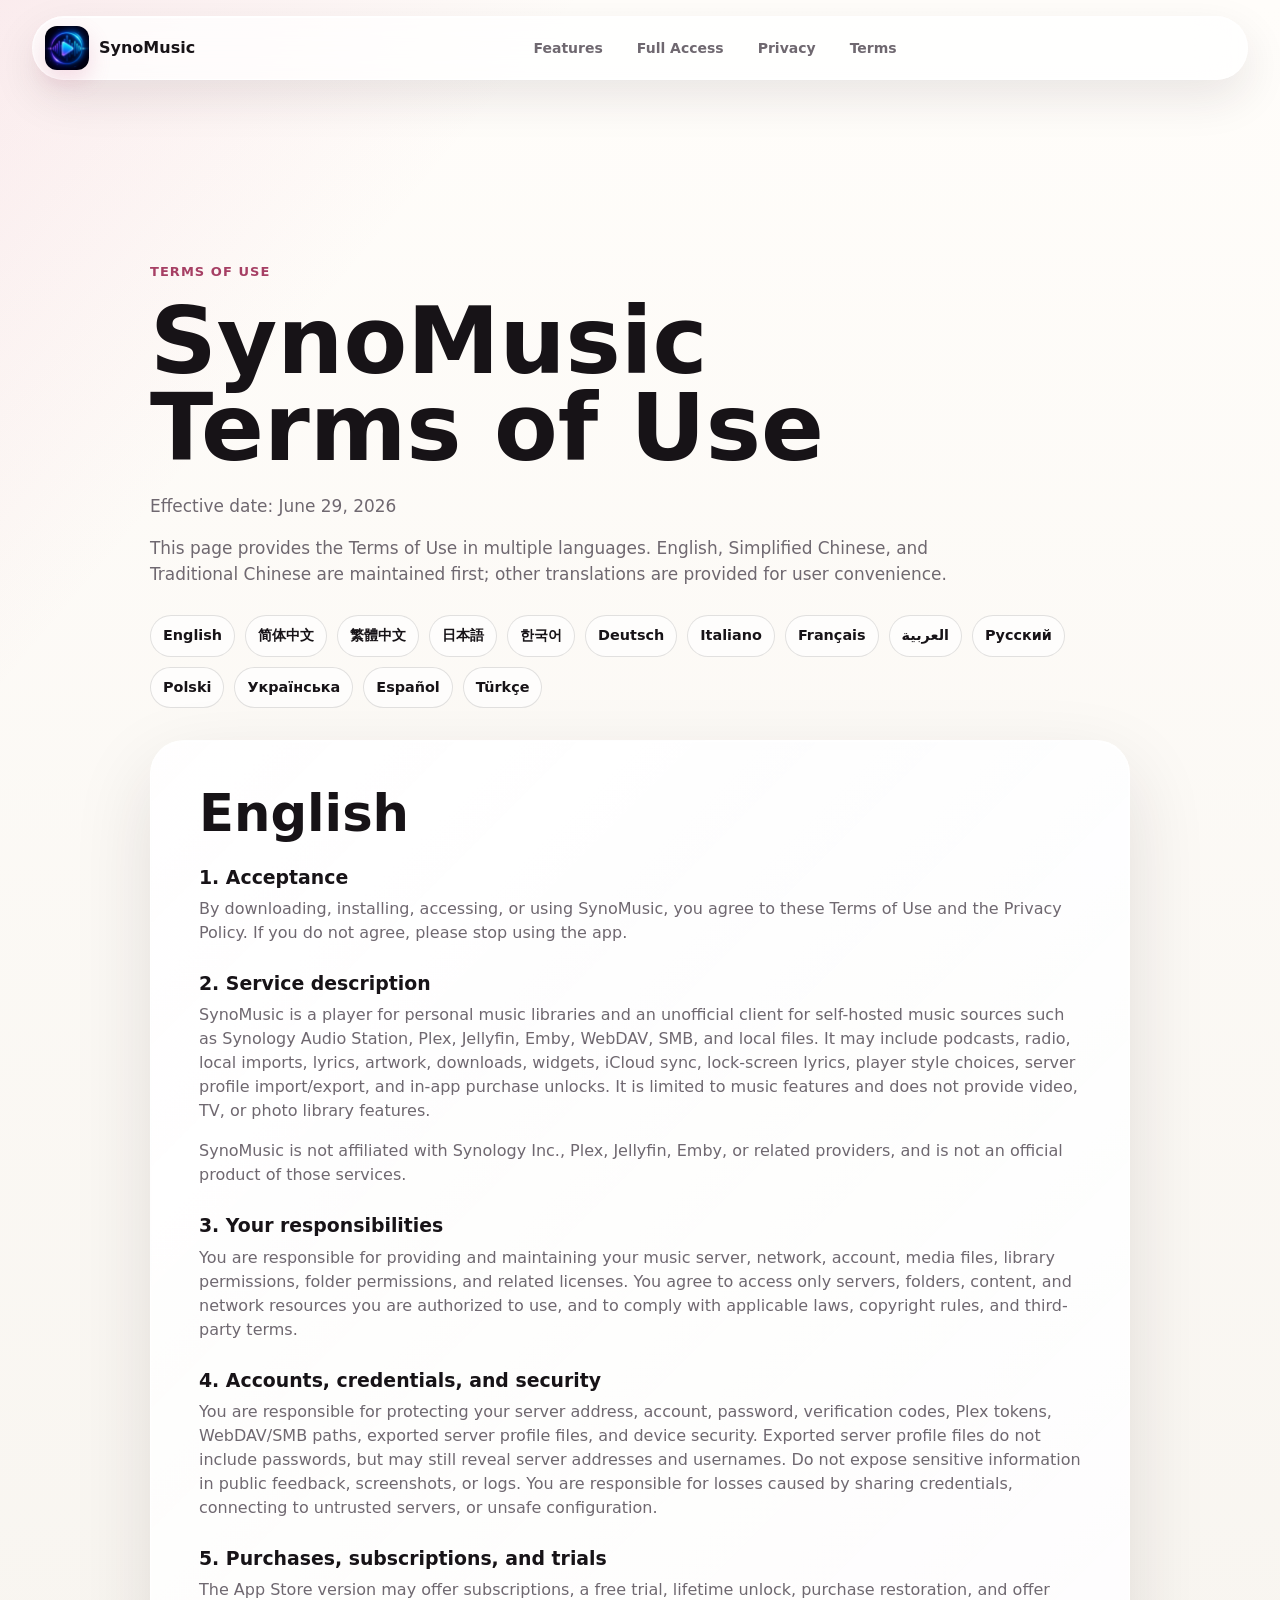
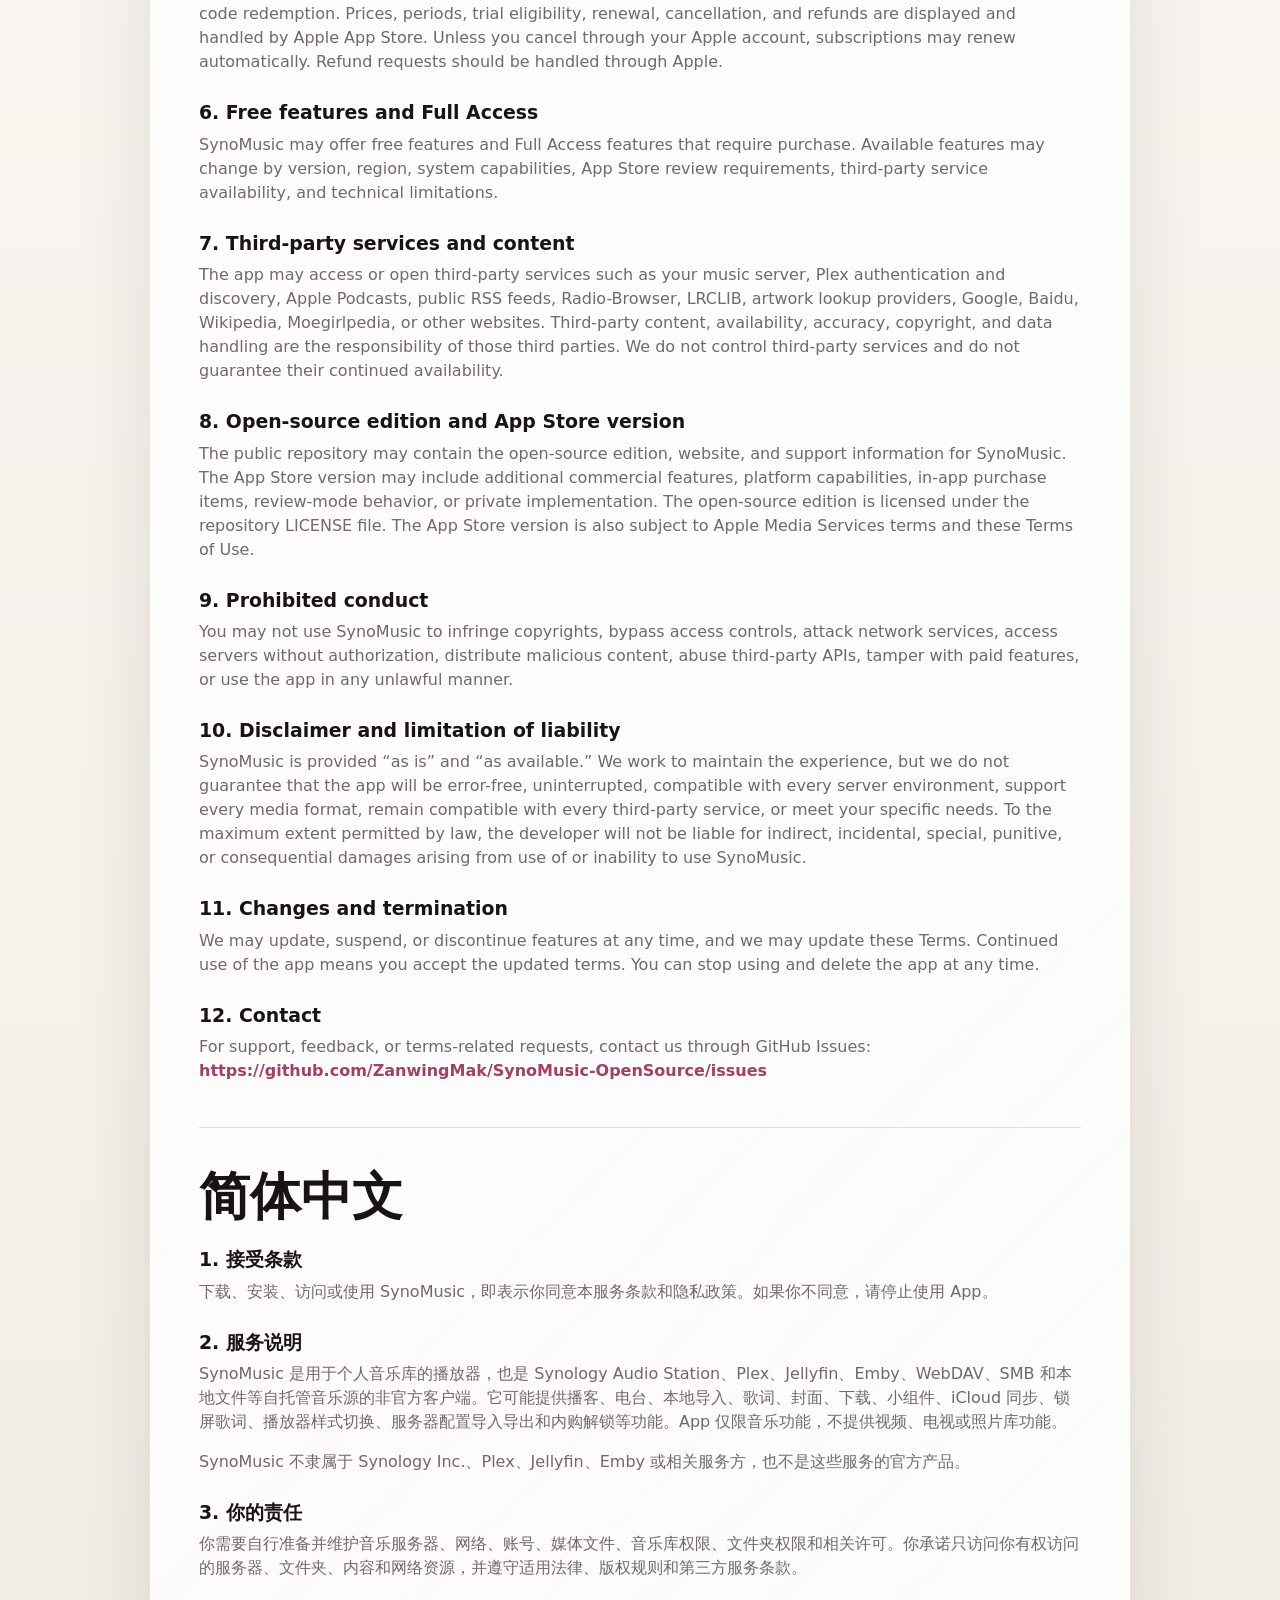
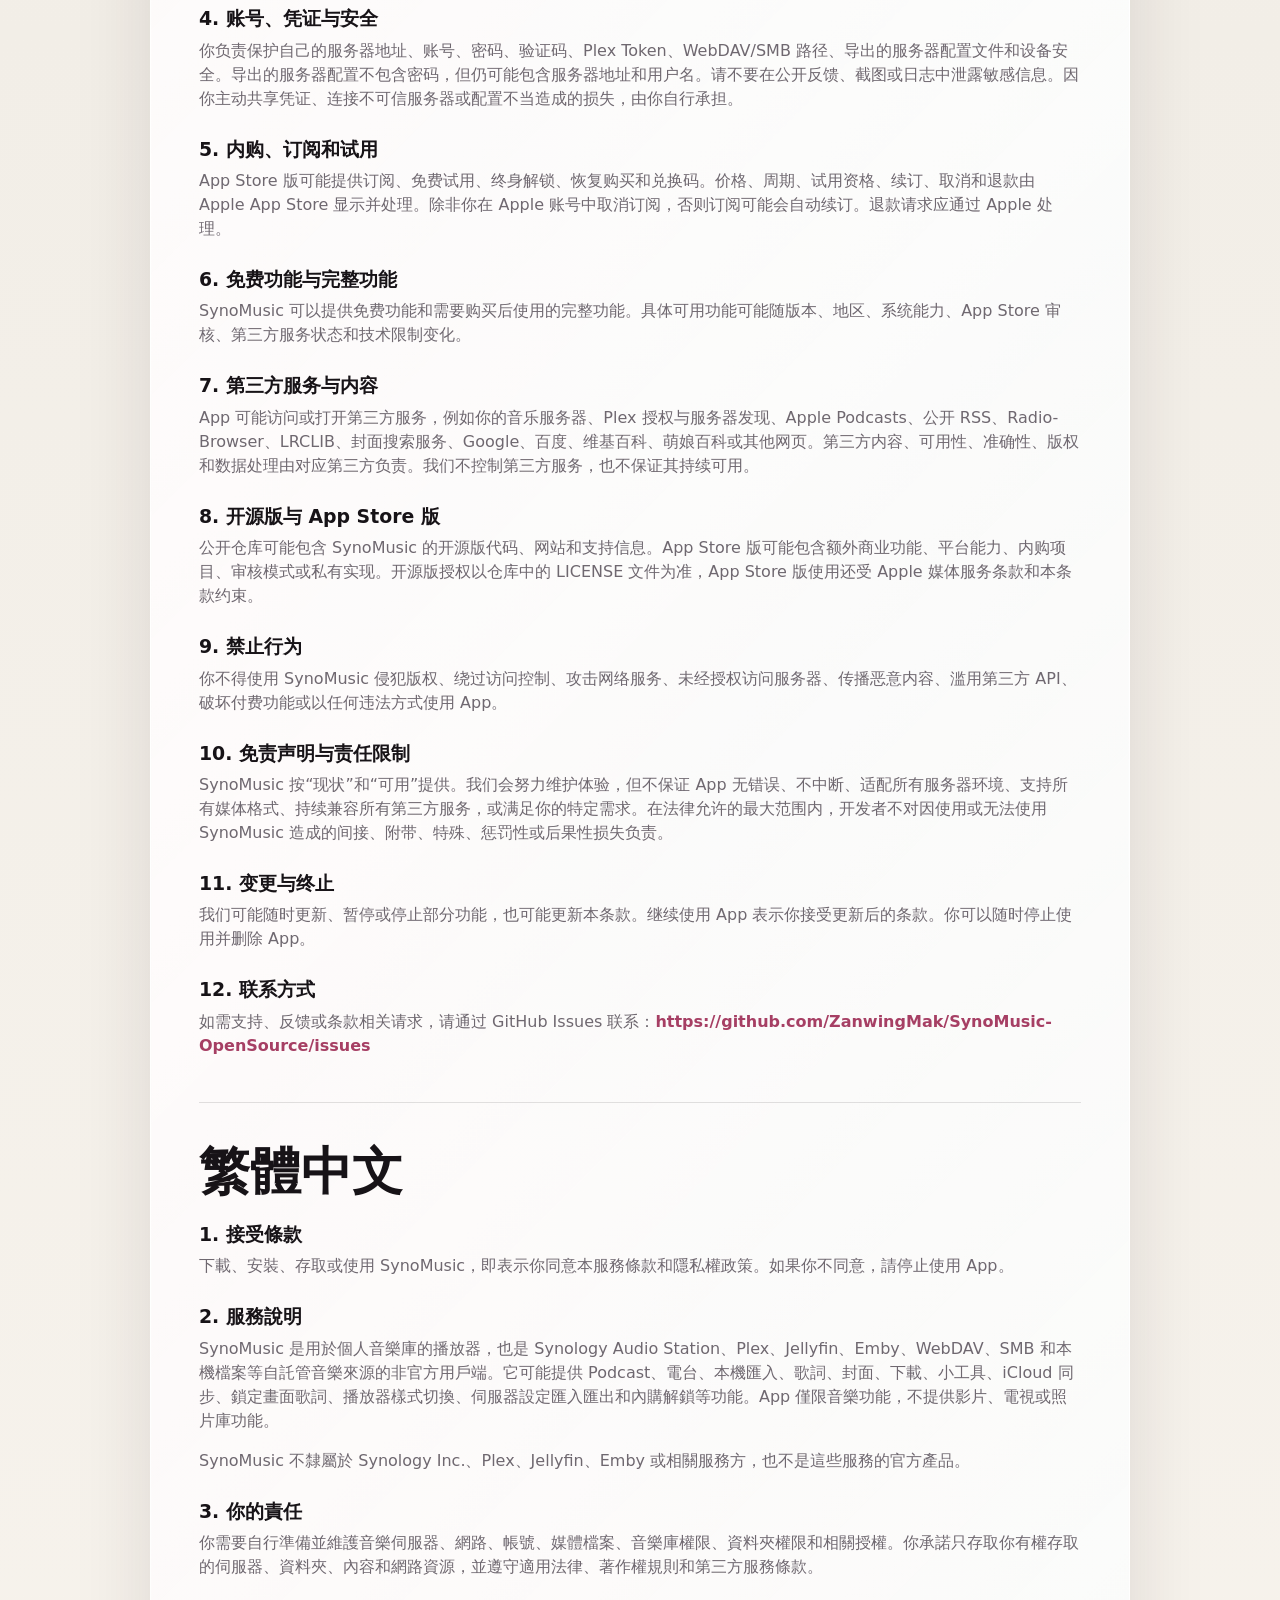
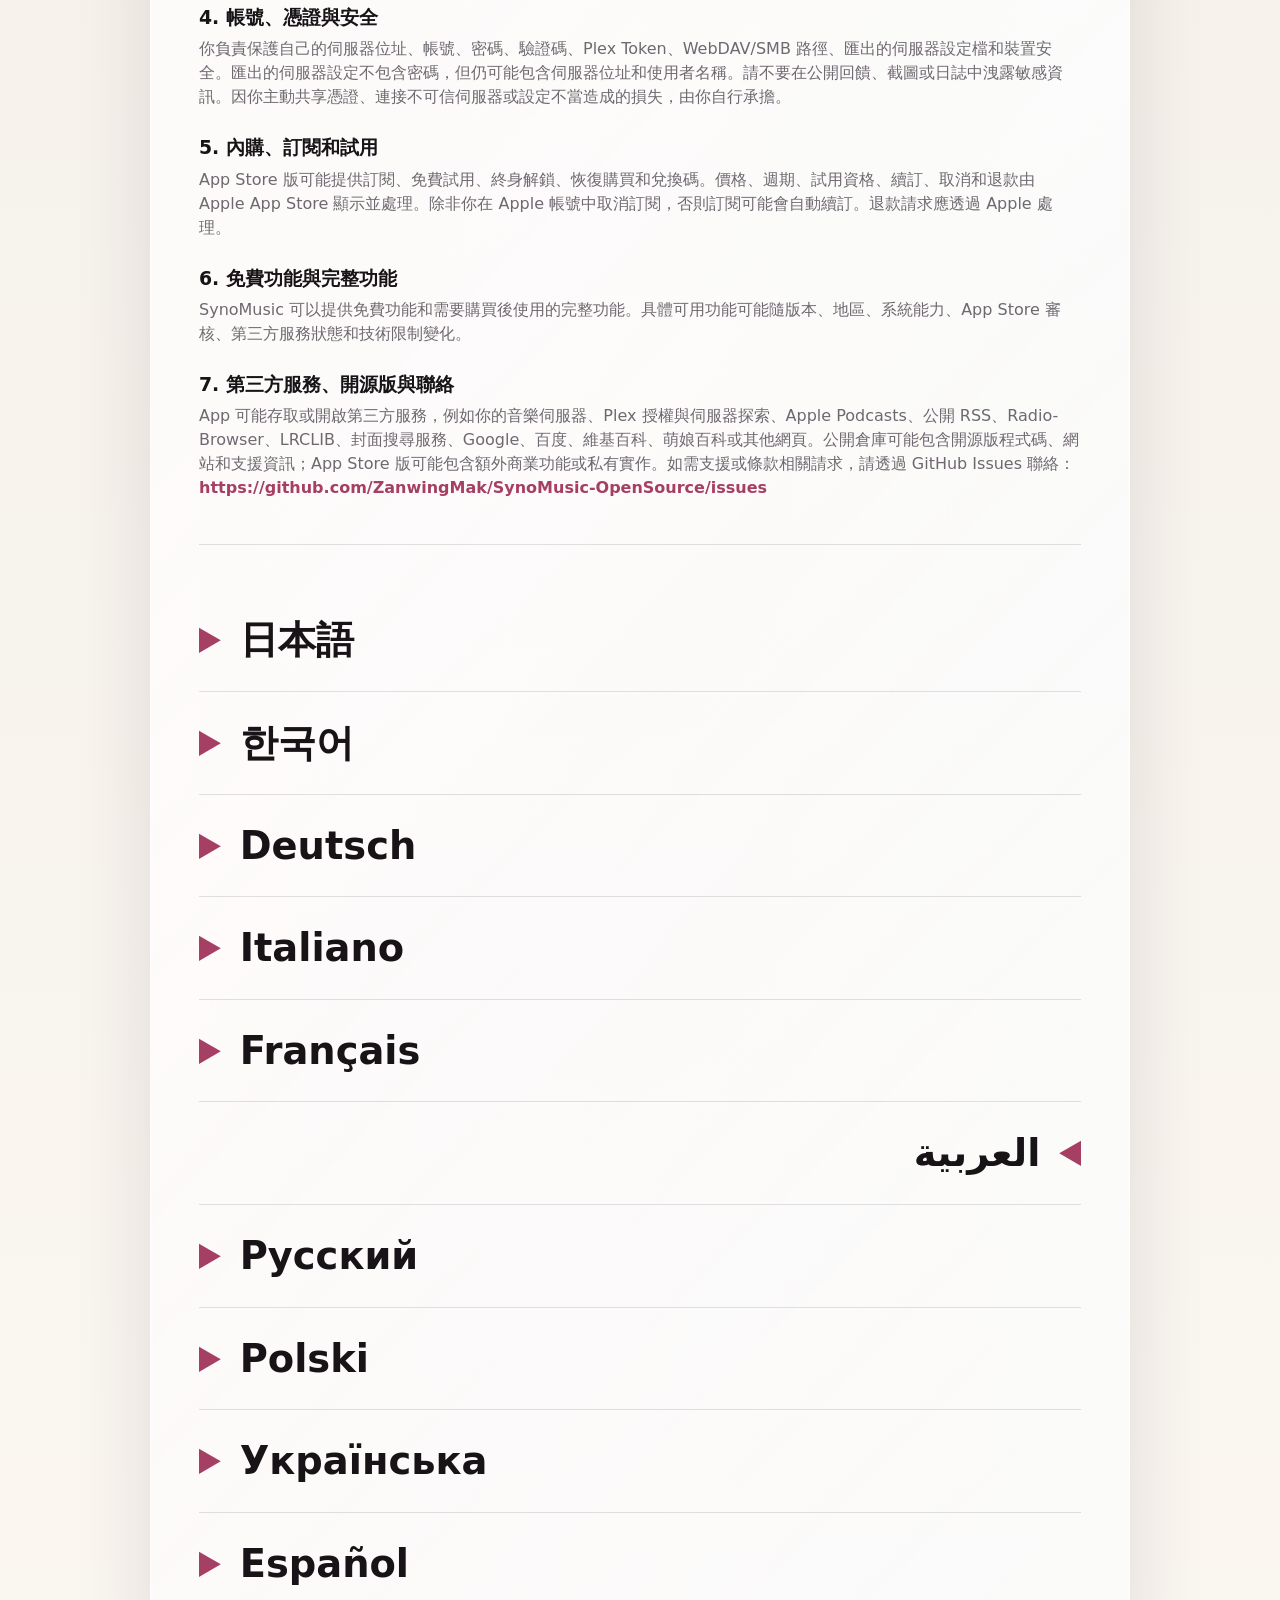
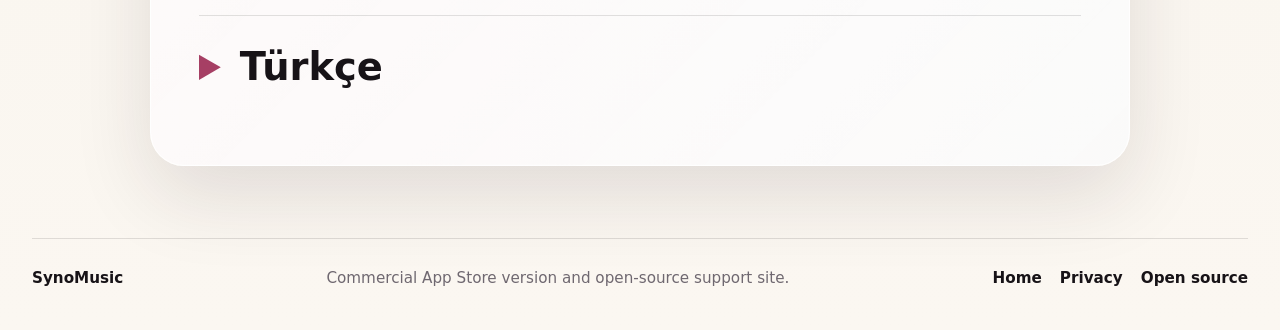
<file: docs/terms.html>
<!doctype html>
<html lang="en">
<head>
  <meta charset="utf-8">
  <meta name="viewport" content="width=device-width, initial-scale=1">
  <meta name="color-scheme" content="light dark">
  <meta name="description" content="SynoMusic Terms of Use in multiple languages.">
  <title>Terms of Use - SynoMusic</title>
  <link rel="icon" href="./assets/images/app-icon-preview.png">
  <link rel="apple-touch-icon" href="./assets/images/app-icon-preview.png">
  <link rel="stylesheet" href="./assets/styles.css">
</head>
<body>
  <div class="site-shell">
    <header class="site-header" data-reveal>
      <a class="brand" href="./index.html" aria-label="SynoMusic">
        <img src="./assets/images/app-icon-preview.png" width="44" height="44" alt="">
        <span>SynoMusic</span>
      </a>
      <nav class="main-nav" aria-label="Primary">
        <a href="./index.html#features">Features</a>
        <a href="./index.html#pricing">Full Access</a>
        <a href="./privacy.html">Privacy</a>
        <a href="./terms.html" aria-current="page">Terms</a>
      </nav>
    </header>

    <main class="legal-page">
      <section class="legal-hero" data-reveal>
        <p class="section-kicker">Terms of Use</p>
        <h1>SynoMusic Terms of Use</h1>
        <p class="legal-lede">Effective date: June 29, 2026</p>
        <p class="legal-lede">This page provides the Terms of Use in multiple languages. English, Simplified Chinese, and Traditional Chinese are maintained first; other translations are provided for user convenience.</p>
        <nav class="legal-index" aria-label="Terms languages">
          <a href="#terms-en">English</a>
          <a href="#terms-zh-hans">简体中文</a>
          <a href="#terms-zh-hant">繁體中文</a>
          <a href="#terms-ja">日本語</a>
          <a href="#terms-ko">한국어</a>
          <a href="#terms-de">Deutsch</a>
          <a href="#terms-it">Italiano</a>
          <a href="#terms-fr">Français</a>
          <a href="#terms-ar">العربية</a>
          <a href="#terms-ru">Русский</a>
          <a href="#terms-pl">Polski</a>
          <a href="#terms-uk">Українська</a>
          <a href="#terms-es">Español</a>
          <a href="#terms-tr">Türkçe</a>
        </nav>
      </section>

      <section class="legal-card" data-reveal>
        <div id="terms-en" class="legal-language">
          <h2>English</h2>
          <h3>1. Acceptance</h3>
          <p>By downloading, installing, accessing, or using SynoMusic, you agree to these Terms of Use and the Privacy Policy. If you do not agree, please stop using the app.</p>
          <h3>2. Service description</h3>
          <p>SynoMusic is a player for personal music libraries and an unofficial client for self-hosted music sources such as Synology Audio Station, Plex, Jellyfin, Emby, WebDAV, SMB, and local files. It may include podcasts, radio, local imports, lyrics, artwork, downloads, widgets, iCloud sync, lock-screen lyrics, player style choices, server profile import/export, and in-app purchase unlocks. It is limited to music features and does not provide video, TV, or photo library features.</p>
          <p>SynoMusic is not affiliated with Synology Inc., Plex, Jellyfin, Emby, or related providers, and is not an official product of those services.</p>
          <h3>3. Your responsibilities</h3>
          <p>You are responsible for providing and maintaining your music server, network, account, media files, library permissions, folder permissions, and related licenses. You agree to access only servers, folders, content, and network resources you are authorized to use, and to comply with applicable laws, copyright rules, and third-party terms.</p>
          <h3>4. Accounts, credentials, and security</h3>
          <p>You are responsible for protecting your server address, account, password, verification codes, Plex tokens, WebDAV/SMB paths, exported server profile files, and device security. Exported server profile files do not include passwords, but may still reveal server addresses and usernames. Do not expose sensitive information in public feedback, screenshots, or logs. You are responsible for losses caused by sharing credentials, connecting to untrusted servers, or unsafe configuration.</p>
          <h3>5. Purchases, subscriptions, and trials</h3>
          <p>The App Store version may offer subscriptions, a free trial, lifetime unlock, purchase restoration, and offer code redemption. Prices, periods, trial eligibility, renewal, cancellation, and refunds are displayed and handled by Apple App Store. Unless you cancel through your Apple account, subscriptions may renew automatically. Refund requests should be handled through Apple.</p>
          <h3>6. Free features and Full Access</h3>
          <p>SynoMusic may offer free features and Full Access features that require purchase. Available features may change by version, region, system capabilities, App Store review requirements, third-party service availability, and technical limitations.</p>
          <h3>7. Third-party services and content</h3>
          <p>The app may access or open third-party services such as your music server, Plex authentication and discovery, Apple Podcasts, public RSS feeds, Radio-Browser, LRCLIB, artwork lookup providers, Google, Baidu, Wikipedia, Moegirlpedia, or other websites. Third-party content, availability, accuracy, copyright, and data handling are the responsibility of those third parties. We do not control third-party services and do not guarantee their continued availability.</p>
          <h3>8. Open-source edition and App Store version</h3>
          <p>The public repository may contain the open-source edition, website, and support information for SynoMusic. The App Store version may include additional commercial features, platform capabilities, in-app purchase items, review-mode behavior, or private implementation. The open-source edition is licensed under the repository LICENSE file. The App Store version is also subject to Apple Media Services terms and these Terms of Use.</p>
          <h3>9. Prohibited conduct</h3>
          <p>You may not use SynoMusic to infringe copyrights, bypass access controls, attack network services, access servers without authorization, distribute malicious content, abuse third-party APIs, tamper with paid features, or use the app in any unlawful manner.</p>
          <h3>10. Disclaimer and limitation of liability</h3>
          <p>SynoMusic is provided “as is” and “as available.” We work to maintain the experience, but we do not guarantee that the app will be error-free, uninterrupted, compatible with every server environment, support every media format, remain compatible with every third-party service, or meet your specific needs. To the maximum extent permitted by law, the developer will not be liable for indirect, incidental, special, punitive, or consequential damages arising from use of or inability to use SynoMusic.</p>
          <h3>11. Changes and termination</h3>
          <p>We may update, suspend, or discontinue features at any time, and we may update these Terms. Continued use of the app means you accept the updated terms. You can stop using and delete the app at any time.</p>
          <h3>12. Contact</h3>
          <p>For support, feedback, or terms-related requests, contact us through GitHub Issues: <a href="https://github.com/ZanwingMak/SynoMusic-OpenSource/issues">https://github.com/ZanwingMak/SynoMusic-OpenSource/issues</a></p>
        </div>

        <hr class="legal-divider">

        <div id="terms-zh-hans" class="legal-language">
          <h2>简体中文</h2>
          <h3>1. 接受条款</h3>
          <p>下载、安装、访问或使用 SynoMusic，即表示你同意本服务条款和隐私政策。如果你不同意，请停止使用 App。</p>
          <h3>2. 服务说明</h3>
          <p>SynoMusic 是用于个人音乐库的播放器，也是 Synology Audio Station、Plex、Jellyfin、Emby、WebDAV、SMB 和本地文件等自托管音乐源的非官方客户端。它可能提供播客、电台、本地导入、歌词、封面、下载、小组件、iCloud 同步、锁屏歌词、播放器样式切换、服务器配置导入导出和内购解锁等功能。App 仅限音乐功能，不提供视频、电视或照片库功能。</p>
          <p>SynoMusic 不隶属于 Synology Inc.、Plex、Jellyfin、Emby 或相关服务方，也不是这些服务的官方产品。</p>
          <h3>3. 你的责任</h3>
          <p>你需要自行准备并维护音乐服务器、网络、账号、媒体文件、音乐库权限、文件夹权限和相关许可。你承诺只访问你有权访问的服务器、文件夹、内容和网络资源，并遵守适用法律、版权规则和第三方服务条款。</p>
          <h3>4. 账号、凭证与安全</h3>
          <p>你负责保护自己的服务器地址、账号、密码、验证码、Plex Token、WebDAV/SMB 路径、导出的服务器配置文件和设备安全。导出的服务器配置不包含密码，但仍可能包含服务器地址和用户名。请不要在公开反馈、截图或日志中泄露敏感信息。因你主动共享凭证、连接不可信服务器或配置不当造成的损失，由你自行承担。</p>
          <h3>5. 内购、订阅和试用</h3>
          <p>App Store 版可能提供订阅、免费试用、终身解锁、恢复购买和兑换码。价格、周期、试用资格、续订、取消和退款由 Apple App Store 显示并处理。除非你在 Apple 账号中取消订阅，否则订阅可能会自动续订。退款请求应通过 Apple 处理。</p>
          <h3>6. 免费功能与完整功能</h3>
          <p>SynoMusic 可以提供免费功能和需要购买后使用的完整功能。具体可用功能可能随版本、地区、系统能力、App Store 审核、第三方服务状态和技术限制变化。</p>
          <h3>7. 第三方服务与内容</h3>
          <p>App 可能访问或打开第三方服务，例如你的音乐服务器、Plex 授权与服务器发现、Apple Podcasts、公开 RSS、Radio-Browser、LRCLIB、封面搜索服务、Google、百度、维基百科、萌娘百科或其他网页。第三方内容、可用性、准确性、版权和数据处理由对应第三方负责。我们不控制第三方服务，也不保证其持续可用。</p>
          <h3>8. 开源版与 App Store 版</h3>
          <p>公开仓库可能包含 SynoMusic 的开源版代码、网站和支持信息。App Store 版可能包含额外商业功能、平台能力、内购项目、审核模式或私有实现。开源版授权以仓库中的 LICENSE 文件为准，App Store 版使用还受 Apple 媒体服务条款和本条款约束。</p>
          <h3>9. 禁止行为</h3>
          <p>你不得使用 SynoMusic 侵犯版权、绕过访问控制、攻击网络服务、未经授权访问服务器、传播恶意内容、滥用第三方 API、破坏付费功能或以任何违法方式使用 App。</p>
          <h3>10. 免责声明与责任限制</h3>
          <p>SynoMusic 按“现状”和“可用”提供。我们会努力维护体验，但不保证 App 无错误、不中断、适配所有服务器环境、支持所有媒体格式、持续兼容所有第三方服务，或满足你的特定需求。在法律允许的最大范围内，开发者不对因使用或无法使用 SynoMusic 造成的间接、附带、特殊、惩罚性或后果性损失负责。</p>
          <h3>11. 变更与终止</h3>
          <p>我们可能随时更新、暂停或停止部分功能，也可能更新本条款。继续使用 App 表示你接受更新后的条款。你可以随时停止使用并删除 App。</p>
          <h3>12. 联系方式</h3>
          <p>如需支持、反馈或条款相关请求，请通过 GitHub Issues 联系：<a href="https://github.com/ZanwingMak/SynoMusic-OpenSource/issues">https://github.com/ZanwingMak/SynoMusic-OpenSource/issues</a></p>
        </div>

        <hr class="legal-divider">

        <div id="terms-zh-hant" class="legal-language">
          <h2>繁體中文</h2>
          <h3>1. 接受條款</h3>
          <p>下載、安裝、存取或使用 SynoMusic，即表示你同意本服務條款和隱私權政策。如果你不同意，請停止使用 App。</p>
          <h3>2. 服務說明</h3>
          <p>SynoMusic 是用於個人音樂庫的播放器，也是 Synology Audio Station、Plex、Jellyfin、Emby、WebDAV、SMB 和本機檔案等自託管音樂來源的非官方用戶端。它可能提供 Podcast、電台、本機匯入、歌詞、封面、下載、小工具、iCloud 同步、鎖定畫面歌詞、播放器樣式切換、伺服器設定匯入匯出和內購解鎖等功能。App 僅限音樂功能，不提供影片、電視或照片庫功能。</p>
          <p>SynoMusic 不隸屬於 Synology Inc.、Plex、Jellyfin、Emby 或相關服務方，也不是這些服務的官方產品。</p>
          <h3>3. 你的責任</h3>
          <p>你需要自行準備並維護音樂伺服器、網路、帳號、媒體檔案、音樂庫權限、資料夾權限和相關授權。你承諾只存取你有權存取的伺服器、資料夾、內容和網路資源，並遵守適用法律、著作權規則和第三方服務條款。</p>
          <h3>4. 帳號、憑證與安全</h3>
          <p>你負責保護自己的伺服器位址、帳號、密碼、驗證碼、Plex Token、WebDAV/SMB 路徑、匯出的伺服器設定檔和裝置安全。匯出的伺服器設定不包含密碼，但仍可能包含伺服器位址和使用者名稱。請不要在公開回饋、截圖或日誌中洩露敏感資訊。因你主動共享憑證、連接不可信伺服器或設定不當造成的損失，由你自行承擔。</p>
          <h3>5. 內購、訂閱和試用</h3>
          <p>App Store 版可能提供訂閱、免費試用、終身解鎖、恢復購買和兌換碼。價格、週期、試用資格、續訂、取消和退款由 Apple App Store 顯示並處理。除非你在 Apple 帳號中取消訂閱，否則訂閱可能會自動續訂。退款請求應透過 Apple 處理。</p>
          <h3>6. 免費功能與完整功能</h3>
          <p>SynoMusic 可以提供免費功能和需要購買後使用的完整功能。具體可用功能可能隨版本、地區、系統能力、App Store 審核、第三方服務狀態和技術限制變化。</p>
          <h3>7. 第三方服務、開源版與聯絡</h3>
          <p>App 可能存取或開啟第三方服務，例如你的音樂伺服器、Plex 授權與伺服器探索、Apple Podcasts、公開 RSS、Radio-Browser、LRCLIB、封面搜尋服務、Google、百度、維基百科、萌娘百科或其他網頁。公開倉庫可能包含開源版程式碼、網站和支援資訊；App Store 版可能包含額外商業功能或私有實作。如需支援或條款相關請求，請透過 GitHub Issues 聯絡：<a href="https://github.com/ZanwingMak/SynoMusic-OpenSource/issues">https://github.com/ZanwingMak/SynoMusic-OpenSource/issues</a></p>
        </div>

        <hr class="legal-divider">

        <details id="terms-ja" class="legal-language legal-details">
          <summary>日本語</summary>
          <p>SynoMusic をダウンロード、インストール、アクセス、または使用することで、本利用規約およびプライバシーポリシーに同意したものとみなされます。同意しない場合はアプリの使用を停止してください。</p>
          <p>SynoMusic は個人の音楽ライブラリ用プレーヤーであり、Synology Audio Station の非公式クライアントです。NAS、ポッドキャスト、ラジオ、ローカルインポート、歌詞、アートワーク、ダウンロード、ウィジェット、iCloud 同期、ロック画面歌詞、プレーヤースタイル、アプリ内購入機能を含む場合があります。Synology Inc. とは関係ありません。</p>
          <p>NAS、ネットワーク、DSM アカウント、Audio Station 権限、メディアファイルおよびライセンスは利用者の責任です。権限のあるサーバーとコンテンツのみを使用し、法律、著作権、第三者規約を遵守してください。</p>
          <p>App Store 版はサブスクリプション、無料トライアル、永久アンロック、購入復元、コード利用を提供する場合があります。価格、更新、キャンセル、返金は Apple App Store により表示・処理されます。</p>
          <p>アプリは第三者サービスを開く場合があります。第三者のコンテンツ、可用性、正確性、著作権、データ処理は各第三者の責任です。SynoMusic は現状有姿で提供され、すべての環境での動作を保証しません。</p>
          <p>連絡先：<a href="https://github.com/ZanwingMak/SynoMusic-OpenSource/issues">https://github.com/ZanwingMak/SynoMusic-OpenSource/issues</a></p>
        </details>

        <details id="terms-ko" class="legal-language legal-details">
          <summary>한국어</summary>
          <p>SynoMusic을 다운로드, 설치, 접근 또는 사용하면 본 이용약관과 개인정보 처리방침에 동의하는 것입니다. 동의하지 않으면 앱 사용을 중단해 주세요.</p>
          <p>SynoMusic은 개인 음악 라이브러리를 위한 플레이어이자 Synology Audio Station의 비공식 클라이언트입니다. NAS 연결, 팟캐스트, 라디오, 로컬 가져오기, 가사, 아트워크, 다운로드, 위젯, iCloud 동기화, 잠금 화면 가사, 플레이어 스타일 및 앱 내 구매 잠금 해제를 포함할 수 있습니다. Synology Inc.와 제휴하지 않습니다.</p>
          <p>NAS, 네트워크, DSM 계정, Audio Station 권한, 미디어 파일 및 관련 라이선스는 사용자의 책임입니다. 권한이 있는 서버와 콘텐츠만 사용하고 법률, 저작권 및 제3자 약관을 준수해야 합니다.</p>
          <p>App Store 버전은 구독, 무료 체험, 평생 잠금 해제, 구매 복원 및 코드 사용을 제공할 수 있습니다. 가격, 갱신, 취소 및 환불은 Apple App Store에서 표시하고 처리합니다.</p>
          <p>앱은 제3자 서비스를 열거나 사용할 수 있습니다. 제3자 콘텐츠, 가용성, 정확성, 저작권 및 데이터 처리는 해당 제3자의 책임입니다. SynoMusic은 있는 그대로 제공되며 모든 환경에서의 작동을 보장하지 않습니다.</p>
          <p>문의: <a href="https://github.com/ZanwingMak/SynoMusic-OpenSource/issues">https://github.com/ZanwingMak/SynoMusic-OpenSource/issues</a></p>
        </details>

        <details id="terms-de" class="legal-language legal-details">
          <summary>Deutsch</summary>
          <p>Durch Download, Installation, Zugriff oder Nutzung von SynoMusic stimmst du diesen Nutzungsbedingungen und der Datenschutzrichtlinie zu. Wenn du nicht einverstanden bist, beende die Nutzung der App.</p>
          <p>SynoMusic ist ein Player für persönliche Musikbibliotheken und ein inoffizieller Client für Synology Audio Station. Die App kann NAS-Verbindungen, Podcasts, Radio, lokale Importe, Liedtexte, Cover, Downloads, Widgets, iCloud-Sync, Sperrbildschirm-Liedtexte, Player-Stile und In-App-Käufe enthalten. SynoMusic ist nicht mit Synology Inc. verbunden.</p>
          <p>Du bist für NAS, Netzwerk, DSM-Konto, Audio Station Berechtigungen, Mediendateien und Lizenzen verantwortlich. Nutze nur berechtigte Server und Inhalte und beachte Gesetze, Urheberrechte und Drittanbieterbedingungen.</p>
          <p>Die App Store Version kann Abos, Testphasen, Lifetime-Freischaltung, Wiederherstellung und Angebotscodes anbieten. Preise, Verlängerung, Kündigung und Erstattung werden von Apple App Store verarbeitet.</p>
          <p>Drittanbieterinhalte und -dienste liegen in der Verantwortung der jeweiligen Anbieter. SynoMusic wird ohne Gewähr bereitgestellt; eine fehlerfreie, ununterbrochene oder für jede Umgebung passende Funktion wird nicht garantiert.</p>
          <p>Kontakt: <a href="https://github.com/ZanwingMak/SynoMusic-OpenSource/issues">https://github.com/ZanwingMak/SynoMusic-OpenSource/issues</a></p>
        </details>

        <details id="terms-it" class="legal-language legal-details">
          <summary>Italiano</summary>
          <p>Scaricando, installando, accedendo o usando SynoMusic accetti questi Termini d'uso e l'Informativa sulla privacy. Se non accetti, interrompi l'uso dell'app.</p>
          <p>SynoMusic è un lettore per librerie musicali personali e un client non ufficiale per Synology Audio Station. Può includere connessione NAS, podcast, radio, importazioni locali, testi, copertine, download, widget, sincronizzazione iCloud, testi su blocco schermo, stili player e sblocchi tramite acquisti in-app. Non è affiliato a Synology Inc.</p>
          <p>Sei responsabile di NAS, rete, account DSM, permessi Audio Station, file multimediali e licenze. Devi usare solo server e contenuti autorizzati e rispettare leggi, copyright e termini di terzi.</p>
          <p>La versione App Store può offrire abbonamenti, prova gratuita, sblocco a vita, ripristino acquisti e codici. Prezzi, rinnovo, cancellazione e rimborsi sono gestiti da Apple App Store.</p>
          <p>I contenuti e servizi di terze parti sono responsabilità dei rispettivi fornitori. SynoMusic è fornito così com'è, senza garanzia di funzionamento continuo o compatibilità con ogni ambiente.</p>
          <p>Contatto: <a href="https://github.com/ZanwingMak/SynoMusic-OpenSource/issues">https://github.com/ZanwingMak/SynoMusic-OpenSource/issues</a></p>
        </details>

        <details id="terms-fr" class="legal-language legal-details">
          <summary>Français</summary>
          <p>En téléchargeant, installant, accédant ou utilisant SynoMusic, vous acceptez ces Conditions d'utilisation et la Politique de confidentialité. Si vous n'acceptez pas, cessez d'utiliser l'app.</p>
          <p>SynoMusic est un lecteur pour bibliothèques musicales personnelles et un client non officiel de Synology Audio Station. Il peut inclure connexion NAS, podcasts, radio, imports locaux, paroles, jaquettes, téléchargements, widgets, synchronisation iCloud, paroles sur écran verrouillé, styles de lecteur et achats intégrés. Il n'est pas affilié à Synology Inc.</p>
          <p>Vous êtes responsable de votre NAS, réseau, compte DSM, permissions Audio Station, fichiers médias et licences. N'utilisez que des serveurs et contenus autorisés et respectez lois, droits d'auteur et conditions tierces.</p>
          <p>La version App Store peut proposer abonnements, essai gratuit, déverrouillage à vie, restauration et codes. Prix, renouvellement, annulation et remboursements sont gérés par Apple App Store.</p>
          <p>Les contenus et services tiers relèvent de leurs fournisseurs. SynoMusic est fourni tel quel, sans garantie de disponibilité continue ou de compatibilité avec chaque environnement.</p>
          <p>Contact : <a href="https://github.com/ZanwingMak/SynoMusic-OpenSource/issues">https://github.com/ZanwingMak/SynoMusic-OpenSource/issues</a></p>
        </details>

        <details id="terms-ar" class="legal-language legal-details" dir="rtl">
          <summary>العربية</summary>
          <p>بتنزيل SynoMusic أو تثبيته أو الوصول إليه أو استخدامه، فإنك توافق على شروط الاستخدام هذه وسياسة الخصوصية. إذا كنت لا توافق، فتوقف عن استخدام التطبيق.</p>
          <p>SynoMusic هو مشغل لمكتبات الموسيقى الشخصية وعميل غير رسمي لخدمة Synology Audio Station. قد يتضمن اتصال NAS والبودكاست والراديو والاستيراد المحلي والكلمات والأغلفة والتنزيلات والودجت ومزامنة iCloud وكلمات شاشة القفل وأنماط المشغل وفتح الميزات عبر الشراء داخل التطبيق. لا يرتبط التطبيق بشركة Synology Inc.</p>
          <p>أنت مسؤول عن NAS والشبكة وحساب DSM وأذونات Audio Station وملفات الوسائط والتراخيص. يجب استخدام الخوادم والمحتوى المصرح لك به فقط والالتزام بالقوانين وحقوق النشر وشروط الجهات الخارجية.</p>
          <p>قد توفر نسخة App Store اشتراكات وتجربة مجانية وفتحا مدى الحياة واستعادة مشتريات وأكواد عروض. الأسعار والتجديد والإلغاء والاسترداد تتم عبر Apple App Store.</p>
          <p>محتوى وخدمات الجهات الخارجية هي مسؤولية مزوديها. يقدم SynoMusic كما هو ودون ضمان التوافق مع كل بيئة أو استمرار التوفر.</p>
          <p>للتواصل: <a href="https://github.com/ZanwingMak/SynoMusic-OpenSource/issues">https://github.com/ZanwingMak/SynoMusic-OpenSource/issues</a></p>
        </details>

        <details id="terms-ru" class="legal-language legal-details">
          <summary>Русский</summary>
          <p>Загружая, устанавливая, открывая или используя SynoMusic, вы соглашаетесь с настоящими Условиями использования и Политикой конфиденциальности. Если вы не согласны, прекратите использование приложения.</p>
          <p>SynoMusic — проигрыватель для личных музыкальных библиотек и неофициальный клиент Synology Audio Station. Он может включать подключение NAS, подкасты, радио, локальный импорт, тексты, обложки, загрузки, виджеты, iCloud Sync, тексты на экране блокировки, стили плеера и разблокировку через покупки. Приложение не связано с Synology Inc.</p>
          <p>Вы отвечаете за NAS, сеть, учетную запись DSM, разрешения Audio Station, медиафайлы и лицензии. Используйте только разрешенные серверы и контент, соблюдайте законы, авторские права и условия третьих сторон.</p>
          <p>Версия App Store может предлагать подписки, пробный период, пожизненную разблокировку, восстановление покупок и коды. Цены, продление, отмена и возвраты обрабатываются Apple App Store.</p>
          <p>Контент и сервисы третьих сторон находятся под ответственностью их поставщиков. SynoMusic предоставляется как есть, без гарантии непрерывной работы или совместимости с каждой средой.</p>
          <p>Контакт: <a href="https://github.com/ZanwingMak/SynoMusic-OpenSource/issues">https://github.com/ZanwingMak/SynoMusic-OpenSource/issues</a></p>
        </details>

        <details id="terms-pl" class="legal-language legal-details">
          <summary>Polski</summary>
          <p>Pobierając, instalując, uzyskując dostęp lub używając SynoMusic, akceptujesz niniejsze Warunki użytkowania i Politykę prywatności. Jeśli się nie zgadzasz, przestań używać aplikacji.</p>
          <p>SynoMusic to odtwarzacz osobistych bibliotek muzycznych i nieoficjalny klient Synology Audio Station. Może obejmować połączenie NAS, podcasty, radio, import lokalny, teksty, okładki, pobieranie, widżety, iCloud Sync, teksty na ekranie blokady, style odtwarzacza i odblokowanie zakupami. Aplikacja nie jest powiązana z Synology Inc.</p>
          <p>Odpowiadasz za NAS, sieć, konto DSM, uprawnienia Audio Station, pliki i licencje. Korzystaj tylko z autoryzowanych serwerów i treści oraz przestrzegaj prawa, praw autorskich i warunków stron trzecich.</p>
          <p>Wersja App Store może oferować subskrypcje, próbę, odblokowanie dożywotnie, przywracanie zakupów i kody. Ceny, odnowienia, anulowanie i zwroty obsługuje Apple App Store.</p>
          <p>Treści i usługi zewnętrzne pozostają odpowiedzialnością ich dostawców. SynoMusic jest dostarczany w stanie obecnym, bez gwarancji ciągłej dostępności lub zgodności z każdym środowiskiem.</p>
          <p>Kontakt: <a href="https://github.com/ZanwingMak/SynoMusic-OpenSource/issues">https://github.com/ZanwingMak/SynoMusic-OpenSource/issues</a></p>
        </details>

        <details id="terms-uk" class="legal-language legal-details">
          <summary>Українська</summary>
          <p>Завантажуючи, встановлюючи, відкриваючи або використовуючи SynoMusic, ви погоджуєтеся з цими Умовами використання та Політикою конфіденційності. Якщо ви не згодні, припиніть використання додатка.</p>
          <p>SynoMusic — програвач для особистих музичних бібліотек і неофіційний клієнт Synology Audio Station. Він може включати підключення NAS, подкасти, радіо, локальний імпорт, тексти, обкладинки, завантаження, віджети, iCloud Sync, тексти на екрані блокування, стилі плеєра та розблокування через покупки. Додаток не пов'язаний із Synology Inc.</p>
          <p>Ви відповідаєте за NAS, мережу, акаунт DSM, дозволи Audio Station, медіафайли та ліцензії. Використовуйте лише дозволені сервери й контент та дотримуйтеся законів, авторських прав і умов третіх сторін.</p>
          <p>Версія App Store може пропонувати підписки, пробний період, довічне розблокування, відновлення покупок і коди. Ціни, поновлення, скасування та повернення обробляються Apple App Store.</p>
          <p>Контент і сервіси третіх сторін є відповідальністю їхніх постачальників. SynoMusic надається як є, без гарантії безперервної доступності або сумісності з кожним середовищем.</p>
          <p>Контакт: <a href="https://github.com/ZanwingMak/SynoMusic-OpenSource/issues">https://github.com/ZanwingMak/SynoMusic-OpenSource/issues</a></p>
        </details>

        <details id="terms-es" class="legal-language legal-details">
          <summary>Español</summary>
          <p>Al descargar, instalar, acceder o usar SynoMusic, aceptas estos Términos de uso y la Política de privacidad. Si no estás de acuerdo, deja de usar la app.</p>
          <p>SynoMusic es un reproductor para bibliotecas musicales personales y un cliente no oficial de Synology Audio Station. Puede incluir conexión NAS, podcasts, radio, importación local, letras, carátulas, descargas, widgets, iCloud Sync, letras en pantalla bloqueada, estilos de reproductor y desbloqueos con compras integradas. No está afiliado a Synology Inc.</p>
          <p>Eres responsable de tu NAS, red, cuenta DSM, permisos de Audio Station, archivos multimedia y licencias. Usa solo servidores y contenido autorizados y cumple las leyes, derechos de autor y términos de terceros.</p>
          <p>La versión App Store puede ofrecer suscripciones, prueba gratuita, desbloqueo de por vida, restauración de compras y códigos. Precios, renovación, cancelación y reembolsos son gestionados por Apple App Store.</p>
          <p>Los contenidos y servicios de terceros son responsabilidad de sus proveedores. SynoMusic se proporciona tal cual, sin garantía de disponibilidad continua o compatibilidad con todos los entornos.</p>
          <p>Contacto: <a href="https://github.com/ZanwingMak/SynoMusic-OpenSource/issues">https://github.com/ZanwingMak/SynoMusic-OpenSource/issues</a></p>
        </details>

        <details id="terms-tr" class="legal-language legal-details">
          <summary>Türkçe</summary>
          <p>SynoMusic'i indirerek, yükleyerek, erişerek veya kullanarak bu Kullanım Şartlarını ve Gizlilik Politikasını kabul etmiş olursunuz. Kabul etmiyorsanız uygulamayı kullanmayı bırakın.</p>
          <p>SynoMusic, kişisel müzik arşivleri için bir oynatıcı ve Synology Audio Station için resmi olmayan bir istemcidir. NAS bağlantısı, podcastler, radyo, yerel içe aktarma, şarkı sözleri, kapaklar, indirmeler, widgetlar, iCloud Sync, kilit ekranı sözleri, oynatıcı stilleri ve uygulama içi satın alma kilitleri içerebilir. Synology Inc. ile bağlantılı değildir.</p>
          <p>NAS, ağ, DSM hesabı, Audio Station izinleri, medya dosyaları ve lisanslardan siz sorumlusunuz. Yalnızca yetkili sunucuları ve içerikleri kullanmalı; yasalara, telif haklarına ve üçüncü taraf şartlarına uymalısınız.</p>
          <p>App Store sürümü abonelikler, ücretsiz deneme, ömür boyu kilit açma, satın alma geri yükleme ve kodlar sunabilir. Fiyatlar, yenileme, iptal ve iadeler Apple App Store tarafından işlenir.</p>
          <p>Üçüncü taraf içerik ve hizmetler ilgili sağlayıcıların sorumluluğundadır. SynoMusic olduğu gibi sunulur; kesintisiz kullanılabilirlik veya her ortamla uyumluluk garanti edilmez.</p>
          <p>İletişim: <a href="https://github.com/ZanwingMak/SynoMusic-OpenSource/issues">https://github.com/ZanwingMak/SynoMusic-OpenSource/issues</a></p>
        </details>
      </section>
    </main>

    <footer class="site-footer">
      <span>SynoMusic</span>
      <span>Commercial App Store version and open-source support site.</span>
      <div class="footer-links">
        <a href="./index.html">Home</a>
        <a href="./privacy.html">Privacy</a>
        <a href="https://github.com/ZanwingMak/SynoMusic-OpenSource">Open source</a>
      </div>
    </footer>
  </div>
</body>
</html>
</file>
<file: docs/assets/styles.css>
:root {
  color-scheme: light;
  --bg: #faf8f4;
  --surface: rgba(255, 255, 255, 0.76);
  --surface-strong: #ffffff;
  --ink: #171317;
  --muted: #6f6870;
  --line: rgba(23, 19, 23, 0.12);
  --accent: #d65f88;
  --accent-dark: #a63f64;
  --accent-soft: rgba(214, 95, 136, 0.13);
  --forest: #667957;
  --sky: #6a9bcc;
  --night: #171116;
  --night-2: #291722;
  --shadow: 0 28px 70px rgba(36, 25, 31, 0.14);
  --radius-lg: 30px;
  --radius-md: 20px;
  --radius-sm: 14px;
  --font-display: "Outfit", "Avenir Next", "SF Pro Display", ui-sans-serif, system-ui, sans-serif;
  --font-body: "Satoshi", "Avenir Next", "SF Pro Text", ui-sans-serif, system-ui, sans-serif;
}

* {
  box-sizing: border-box;
}

html {
  overflow-x: hidden;
  scroll-behavior: smooth;
  -webkit-text-size-adjust: 100%;
  text-size-adjust: 100%;
}

body {
  overflow-x: hidden;
  min-width: 320px;
  margin: 0;
  background:
    linear-gradient(130deg, rgba(214, 95, 136, 0.11), transparent 28rem),
    linear-gradient(180deg, #fffdfa 0%, #f2eee7 48%, #fbf7f1 100%);
  color: var(--ink);
  font-family: var(--font-body);
  line-height: 1.5;
}

a {
  color: inherit;
  text-decoration: none;
}

img {
  display: block;
  max-width: 100%;
  height: auto;
}

button,
select,
a {
  -webkit-tap-highlight-color: transparent;
}

:focus-visible {
  outline: 3px solid rgba(207, 93, 134, 0.5);
  outline-offset: 4px;
}

.site-shell {
  min-height: 100dvh;
  overflow: hidden;
}

.site-header {
  position: sticky;
  top: 16px;
  z-index: 20;
  display: grid;
  grid-template-columns: auto 1fr auto;
  align-items: center;
  gap: 20px;
  width: min(1280px, calc(100% - 32px));
  margin: 16px auto 0;
  padding: 9px 12px;
  border: 1px solid rgba(255, 255, 255, 0.76);
  border-radius: 999px;
  background: rgba(255, 255, 255, 0.72);
  box-shadow: 0 18px 45px rgba(45, 34, 41, 0.1), inset 0 1px 0 rgba(255, 255, 255, 0.92);
  backdrop-filter: blur(22px);
}

.brand {
  display: inline-grid;
  grid-auto-flow: column;
  align-items: center;
  gap: 10px;
  min-width: 0;
  font-family: var(--font-display);
  font-weight: 800;
  letter-spacing: 0;
}

.brand img {
  border-radius: 12px;
  box-shadow: 0 10px 22px rgba(207, 93, 134, 0.2);
}

.main-nav {
  display: flex;
  justify-content: center;
  gap: 6px;
  min-width: 0;
}

.main-nav a,
.language-picker select {
  border: 0;
  border-radius: 999px;
  background: transparent;
  color: var(--muted);
  font: 700 14px/1 var(--font-body);
}

.main-nav a {
  padding: 12px 14px;
  transition: transform 180ms ease, background 180ms ease, color 180ms ease;
}

.main-nav a:hover {
  transform: translateY(-1px);
  background: rgba(25, 23, 25, 0.06);
  color: var(--ink);
}

.language-picker {
  display: grid;
}

.language-picker select {
  max-width: 132px;
  padding: 11px 12px;
  background: rgba(25, 23, 25, 0.06);
  cursor: pointer;
}

.sr-only {
  position: absolute;
  width: 1px;
  height: 1px;
  padding: 0;
  margin: -1px;
  overflow: hidden;
  clip: rect(0, 0, 0, 0);
  white-space: nowrap;
  border: 0;
}

.hero-section,
.section {
  width: min(1180px, calc(100% - 32px));
  margin: 0 auto;
}

.hero-section {
  position: relative;
  isolation: isolate;
  display: grid;
  grid-template-columns: minmax(0, 0.92fr) minmax(340px, 1.08fr);
  gap: clamp(28px, 5vw, 78px);
  align-items: center;
  width: min(1320px, calc(100% - 32px));
  min-height: calc(100dvh - 110px);
  margin-top: 24px;
  padding: clamp(46px, 6vw, 82px);
  overflow: hidden;
  border: 1px solid rgba(255, 255, 255, 0.16);
  border-radius: 46px;
  background:
    linear-gradient(145deg, rgba(255, 255, 255, 0.08), transparent 28%),
    radial-gradient(circle at 76% 20%, rgba(106, 155, 204, 0.18), transparent 20rem),
    linear-gradient(135deg, var(--night) 0%, var(--night-2) 54%, #4b2636 100%);
  box-shadow: 0 40px 100px rgba(38, 24, 32, 0.28);
}

.hero-section::before {
  position: absolute;
  inset: 0;
  z-index: -1;
  content: "";
  background:
    linear-gradient(90deg, rgba(255, 255, 255, 0.05) 1px, transparent 1px),
    linear-gradient(180deg, rgba(255, 255, 255, 0.05) 1px, transparent 1px);
  background-size: 48px 48px;
  mask-image: linear-gradient(90deg, rgba(0, 0, 0, 0.5), transparent 72%);
}

.hero-copy {
  max-width: 650px;
  color: #fff;
}

.eyebrow,
.section-kicker {
  margin: 0 0 16px;
  color: var(--accent-dark);
  font-size: 13px;
  font-weight: 900;
  letter-spacing: 0.08em;
  text-transform: uppercase;
}

.hero-section .eyebrow {
  color: #f1a3bf;
}

h1,
h2,
h3,
p {
  margin-top: 0;
}

h1,
h2,
h3 {
  font-family: var(--font-display);
  letter-spacing: 0;
}

h1 {
  margin-bottom: 22px;
  max-width: 740px;
  color: currentColor;
  font-size: clamp(3.1rem, 7vw, 6.25rem);
  line-height: 0.94;
  word-break: keep-all;
  overflow-wrap: break-word;
}

h2 {
  font-size: clamp(2.15rem, 5vw, 4.7rem);
  line-height: 0.96;
  margin-bottom: 18px;
}

h3 {
  margin-bottom: 10px;
  font-size: 1.35rem;
  line-height: 1.08;
}

.hero-lede,
.intro-strip p,
.trust-copy p,
.download-card p {
  max-width: 65ch;
  color: var(--muted);
  font-size: 1.07rem;
}

.hero-lede {
  color: rgba(255, 255, 255, 0.72);
}

.hero-actions,
.download-actions {
  display: flex;
  flex-wrap: wrap;
  gap: 12px;
  margin-top: 30px;
}

.button {
  display: inline-flex;
  align-items: center;
  justify-content: center;
  min-height: 48px;
  padding: 0 18px;
  border-radius: 999px;
  font-weight: 850;
  transition: transform 180ms ease, box-shadow 180ms ease, background 180ms ease;
}

.button:hover {
  transform: translateY(-2px);
}

.button:active {
  transform: scale(0.98);
}

.button.primary {
  background: #fff;
  color: var(--night);
  box-shadow: 0 16px 35px rgba(214, 95, 136, 0.18);
}

.button.secondary {
  border: 1px solid rgba(255, 255, 255, 0.26);
  background: rgba(255, 255, 255, 0.08);
  color: #fff;
  backdrop-filter: blur(12px);
}

.download-card .button.primary {
  background: var(--accent);
  color: #fff;
}

.download-card .button.secondary {
  border-color: var(--line);
  background: rgba(255, 255, 255, 0.68);
  color: var(--ink);
}

.button.legal-primary {
  background: var(--accent);
  color: #fff;
}

.button.legal-secondary {
  border: 1px solid var(--line);
  background: rgba(255, 255, 255, 0.68);
  color: var(--ink);
}

.hero-meta {
  display: flex;
  flex-wrap: wrap;
  gap: 10px;
  margin-top: 24px;
}

.hero-meta span {
  padding: 8px 11px;
  border: 1px solid rgba(255, 255, 255, 0.18);
  border-radius: 999px;
  color: rgba(255, 255, 255, 0.76);
  font-size: 0.88rem;
  font-weight: 750;
  background: rgba(255, 255, 255, 0.06);
}

.hero-visual {
  position: relative;
  min-height: 610px;
  display: grid;
  place-items: center;
  contain: layout style paint;
}

.visual-orbit {
  position: absolute;
  inset: 18px 0 28px auto;
  width: min(92%, 610px);
  border: 1px solid rgba(255, 255, 255, 0.12);
  border-radius: 42px;
  background:
    linear-gradient(135deg, rgba(255, 255, 255, 0.16), rgba(255, 255, 255, 0.04)),
    linear-gradient(90deg, rgba(214, 95, 136, 0.14), rgba(106, 155, 204, 0.12));
  box-shadow: inset 0 1px 0 rgba(255, 255, 255, 0.14), 0 30px 80px rgba(0, 0, 0, 0.22);
  transform: rotate(2deg);
  animation: slowFloat 8s ease-in-out infinite;
}

.phone-stack {
  position: relative;
  width: min(80vw, 460px);
  min-height: 610px;
}

.phone-shot {
  position: absolute;
  width: min(64vw, 330px);
  border-radius: 36px;
  border: 1px solid rgba(255, 255, 255, 0.16);
  box-shadow: 0 34px 75px rgba(0, 0, 0, 0.42);
  transform: translateZ(0);
}

.shot-back {
  right: 0;
  top: 40px;
  opacity: 0.74;
  transform: rotate(7deg) translateX(22px) scale(0.9);
  filter: saturate(0.88);
}

.shot-front {
  left: 0;
  top: 0;
  transform: rotate(-5deg);
}

.status-float {
  position: absolute;
  display: inline-flex;
  align-items: center;
  gap: 9px;
  max-width: 230px;
  padding: 12px 14px;
  border: 1px solid rgba(255, 255, 255, 0.68);
  border-radius: 999px;
  background: rgba(255, 255, 255, 0.82);
  color: var(--ink);
  font-size: 0.9rem;
  font-weight: 820;
  box-shadow: 0 18px 35px rgba(45, 34, 41, 0.12), inset 0 1px 0 rgba(255, 255, 255, 0.8);
  backdrop-filter: blur(18px);
}

.status-top {
  top: 98px;
  left: 18px;
}

.status-bottom {
  right: 12px;
  bottom: 108px;
}

.status-dot,
.wave-icon {
  width: 14px;
  height: 14px;
  border-radius: 999px;
  background: var(--accent);
  box-shadow: 0 0 0 7px var(--accent-soft);
}

.wave-icon {
  width: 18px;
  height: 18px;
  background: repeating-linear-gradient(90deg, var(--accent) 0 3px, transparent 3px 6px);
  box-shadow: none;
}

.section {
  padding: 96px 0;
}

.intro-strip {
  display: grid;
  grid-template-columns: minmax(0, 0.9fr) minmax(280px, 0.8fr);
  gap: clamp(24px, 5vw, 76px);
  align-items: end;
  margin-top: 12px;
  border-top: 1px solid var(--line);
  border-bottom: 1px solid var(--line);
}

.section-heading {
  max-width: 760px;
  margin-bottom: 36px;
}

.features {
  display: grid;
  grid-template-columns: repeat(6, minmax(0, 1fr));
  grid-auto-rows: minmax(190px, auto);
  gap: 16px;
}

.feature-panel {
  display: grid;
  position: relative;
  align-content: start;
  min-height: 210px;
  padding: 26px;
  overflow: hidden;
  border: 1px solid rgba(255, 255, 255, 0.72);
  border-radius: var(--radius-lg);
  background:
    linear-gradient(180deg, rgba(255, 255, 255, 0.9), rgba(255, 255, 255, 0.66)),
    linear-gradient(135deg, rgba(214, 95, 136, 0.12), transparent);
  box-shadow: 0 20px 48px rgba(45, 34, 41, 0.08), inset 0 1px 0 rgba(255, 255, 255, 0.9);
  backdrop-filter: blur(18px);
  transition: transform 220ms ease, box-shadow 220ms ease;
}

.feature-panel::after {
  position: absolute;
  right: 22px;
  bottom: 18px;
  width: 78px;
  height: 3px;
  border-radius: 999px;
  background: linear-gradient(90deg, var(--accent), var(--sky), var(--forest));
  content: "";
  opacity: 0.55;
}

.feature-panel:hover {
  transform: translateY(-5px);
  box-shadow: 0 30px 60px rgba(45, 34, 41, 0.12), inset 0 1px 0 rgba(255, 255, 255, 0.85);
}

.feature-panel {
  grid-column: span 2;
}

.feature-panel.large,
.feature-panel.tall {
  grid-column: span 3;
}

.feature-panel.wide {
  grid-column: span 2;
}

.feature-icon {
  display: grid;
  place-items: center;
  width: 46px;
  height: 46px;
  margin-bottom: 30px;
  border-radius: 16px;
  background: var(--accent-soft);
  color: var(--accent-dark);
}

.feature-icon svg {
  width: 24px;
  height: 24px;
  fill: none;
  stroke: currentColor;
  stroke-width: 1.8;
  stroke-linecap: round;
  stroke-linejoin: round;
}

.feature-panel p {
  margin: 0;
  color: var(--muted);
}

.screen-showcase {
  width: min(1320px, calc(100% - 32px));
  padding: clamp(58px, 7vw, 92px) clamp(18px, 4vw, 56px);
  overflow: hidden;
  border-radius: 46px;
  background:
    linear-gradient(145deg, rgba(255, 255, 255, 0.08), transparent 28%),
    linear-gradient(135deg, #171116 0%, #241720 58%, #3a2130 100%);
  color: #fff;
  box-shadow: 0 34px 90px rgba(38, 24, 32, 0.22);
}

.screen-showcase .section-kicker {
  color: #f0a4bf;
}

.screen-showcase h2 {
  color: #fff;
}

.screen-showcase .section-heading {
  max-width: 860px;
}

.screen-rail {
  display: grid;
  grid-template-columns: repeat(4, minmax(220px, 1fr));
  gap: clamp(18px, 2.4vw, 30px);
}

.screen-rail figure {
  margin: 0;
  padding: 10px 10px 14px;
  border: 1px solid rgba(255, 255, 255, 0.12);
  border-radius: 38px;
  background: rgba(255, 255, 255, 0.055);
  box-shadow: inset 0 1px 0 rgba(255, 255, 255, 0.08);
}

.screen-rail figure:nth-child(even) {
  margin-top: 54px;
}

.screen-rail img {
  width: 100%;
  aspect-ratio: 1206 / 2622;
  object-fit: contain;
  border: 1px solid rgba(255, 255, 255, 0.14);
  border-radius: 34px;
  box-shadow: 0 28px 70px rgba(0, 0, 0, 0.38);
}

.screen-rail figcaption {
  margin-top: 14px;
  color: rgba(255, 255, 255, 0.68);
  font-weight: 850;
  text-align: center;
}

.trust-section {
  display: grid;
  grid-template-columns: minmax(0, 0.82fr) minmax(320px, 0.72fr);
  gap: clamp(28px, 5vw, 72px);
  align-items: center;
}

.pricing-section {
  border-top: 1px solid var(--line);
  border-bottom: 1px solid var(--line);
}

.pricing-grid {
  display: grid;
  grid-template-columns: repeat(3, minmax(0, 1fr));
  gap: 16px;
}

.pricing-card {
  display: grid;
  gap: 12px;
  min-height: 210px;
  padding: clamp(22px, 4vw, 34px);
  border: 1px solid rgba(255, 255, 255, 0.74);
  border-radius: var(--radius-lg);
  background:
    linear-gradient(135deg, rgba(255, 255, 255, 0.9), rgba(255, 255, 255, 0.66)),
    linear-gradient(90deg, rgba(214, 95, 136, 0.1), rgba(106, 155, 204, 0.08));
  box-shadow: 0 22px 58px rgba(38, 24, 32, 0.1), inset 0 1px 0 rgba(255, 255, 255, 0.9);
}

.pricing-card.highlighted {
  background:
    linear-gradient(145deg, rgba(255, 255, 255, 0.1), transparent 30%),
    linear-gradient(135deg, var(--night) 0%, var(--night-2) 58%, #4b2636 100%);
  color: #fff;
  box-shadow: 0 34px 82px rgba(38, 24, 32, 0.22);
}

.pricing-card span {
  color: var(--accent-dark);
  font-size: 0.82rem;
  font-weight: 900;
  letter-spacing: 0.08em;
  text-transform: uppercase;
}

.pricing-card.highlighted span {
  color: #f1a3bf;
}

.pricing-card strong {
  font-family: var(--font-display);
  font-size: clamp(1.6rem, 3vw, 2.2rem);
  line-height: 1.02;
}

.pricing-card p {
  margin: 0;
  color: var(--muted);
}

.pricing-card.highlighted p {
  color: rgba(255, 255, 255, 0.72);
}

.state-board {
  display: grid;
  gap: 12px;
  padding: 16px;
  border: 1px solid rgba(255, 255, 255, 0.72);
  border-radius: var(--radius-lg);
  background:
    linear-gradient(135deg, rgba(255, 255, 255, 0.88), rgba(255, 255, 255, 0.58)),
    linear-gradient(90deg, rgba(214, 95, 136, 0.08), rgba(106, 155, 204, 0.08));
  box-shadow: var(--shadow), inset 0 1px 0 rgba(255, 255, 255, 0.88);
  backdrop-filter: blur(18px);
}

.state-row {
  display: grid;
  grid-template-columns: 46px 1fr;
  gap: 2px 14px;
  align-items: center;
  padding: 18px;
  border-radius: var(--radius-md);
  background: rgba(255, 255, 255, 0.64);
}

.state-row span {
  grid-row: span 2;
  width: 46px;
  height: 46px;
  border-radius: 16px;
}

.state-row small {
  color: var(--muted);
}

.state-row.loading span {
  background: linear-gradient(100deg, rgba(207, 93, 134, 0.15), rgba(207, 93, 134, 0.42), rgba(207, 93, 134, 0.15));
  background-size: 200% 100%;
  animation: shimmer 1.8s ease-in-out infinite;
}

.state-row.empty span {
  border: 2px dashed rgba(25, 23, 25, 0.18);
  background: rgba(25, 23, 25, 0.04);
}

.state-row.error span {
  background: rgba(207, 93, 134, 0.18);
  box-shadow: inset 0 0 0 2px rgba(207, 93, 134, 0.35);
}

.download-section {
  padding-bottom: 110px;
}

.download-card {
  display: grid;
  grid-template-columns: auto minmax(0, 1fr) auto;
  gap: 26px;
  align-items: center;
  padding: clamp(22px, 5vw, 44px);
  border: 1px solid rgba(255, 255, 255, 0.74);
  border-radius: 36px;
  background:
    linear-gradient(135deg, rgba(255, 255, 255, 0.92), rgba(255, 255, 255, 0.66)),
    linear-gradient(90deg, rgba(214, 95, 136, 0.1), rgba(102, 121, 87, 0.08));
  box-shadow: 0 34px 90px rgba(38, 24, 32, 0.16), inset 0 1px 0 rgba(255, 255, 255, 0.9);
}

.download-card img {
  border-radius: 24px;
  box-shadow: 0 18px 34px rgba(207, 93, 134, 0.18);
}

.download-card h2 {
  margin-bottom: 10px;
}

.download-card p:last-child {
  margin-bottom: 0;
}

.site-footer {
  display: flex;
  flex-wrap: wrap;
  gap: 12px 22px;
  justify-content: space-between;
  width: min(1180px, calc(100% - 32px));
  margin: 0 auto;
  padding: 28px 0 40px;
  border-top: 1px solid var(--line);
  color: var(--muted);
  font-size: 0.95rem;
}

.site-footer span:first-child,
.site-footer a {
  color: var(--ink);
  font-weight: 850;
}

.footer-links {
  display: flex;
  flex-wrap: wrap;
  gap: 12px 18px;
}

.legal-page {
  width: min(980px, calc(100% - 32px));
  margin: 0 auto;
  padding: 96px 0 72px;
}

.legal-hero {
  padding: clamp(48px, 7vw, 86px) 0 32px;
}

.legal-hero h1 {
  max-width: 900px;
  color: var(--ink);
  font-size: clamp(3rem, 8vw, 5.8rem);
}

.legal-lede {
  max-width: 76ch;
  color: var(--muted);
  font-size: 1.06rem;
}

.legal-index {
  display: flex;
  flex-wrap: wrap;
  gap: 10px;
  margin-top: 28px;
}

.legal-index a {
  padding: 9px 12px;
  border: 1px solid var(--line);
  border-radius: 999px;
  background: rgba(255, 255, 255, 0.62);
  color: var(--ink);
  font-size: 0.9rem;
  font-weight: 800;
  transition: transform 180ms ease, background 180ms ease;
}

.legal-index a:hover {
  transform: translateY(-1px);
  background: rgba(255, 255, 255, 0.88);
}

.legal-card {
  padding: clamp(24px, 5vw, 48px);
  border: 1px solid rgba(255, 255, 255, 0.74);
  border-radius: 34px;
  background:
    linear-gradient(135deg, rgba(255, 255, 255, 0.94), rgba(255, 255, 255, 0.72)),
    linear-gradient(90deg, rgba(214, 95, 136, 0.08), rgba(106, 155, 204, 0.08));
  box-shadow: 0 30px 80px rgba(38, 24, 32, 0.12), inset 0 1px 0 rgba(255, 255, 255, 0.9);
}

.legal-language h2 {
  margin-bottom: 28px;
  font-size: clamp(2rem, 5vw, 3.2rem);
}

.legal-language h3 {
  margin-top: 28px;
  color: var(--ink);
  font-size: 1.18rem;
}

.legal-language p,
.legal-language li {
  color: var(--muted);
}

.legal-language a {
  color: var(--accent-dark);
  font-weight: 800;
  overflow-wrap: anywhere;
}

.legal-language[dir="rtl"] {
  text-align: right;
}

.legal-details {
  padding: 22px 0;
  border-top: 1px solid var(--line);
}

.legal-details:first-of-type {
  border-top: 0;
}

.legal-details summary {
  cursor: pointer;
  color: var(--ink);
  font-family: var(--font-display);
  font-size: clamp(1.5rem, 4vw, 2.4rem);
  font-weight: 850;
}

.legal-details summary::marker {
  color: var(--accent-dark);
}

.legal-details p:first-of-type {
  margin-top: 22px;
}

.legal-divider {
  height: 1px;
  margin: 44px 0;
  border: 0;
  background: var(--line);
}

[data-reveal] {
  opacity: 1;
  transform: translateY(0);
  animation: fadeRise 700ms cubic-bezier(0.16, 1, 0.3, 1) both;
}

[data-reveal].is-visible {
  opacity: 1;
  transform: translateY(0);
}

@keyframes fadeRise {
  from {
    opacity: 0;
    transform: translateY(18px);
  }
  to {
    opacity: 1;
    transform: translateY(0);
  }
}

@keyframes slowFloat {
  0%,
  100% {
    transform: translateY(0) rotate(0deg);
  }
  50% {
    transform: translateY(-12px) rotate(3deg);
  }
}

@keyframes shimmer {
  0% {
    background-position: 180% 0;
  }
  100% {
    background-position: -20% 0;
  }
}

@media (min-width: 1280px) {
  .site-header,
  .hero-section,
  .section,
  .site-footer {
    width: min(1320px, calc(100% - 64px));
  }

  .hero-section {
    grid-template-columns: minmax(520px, 0.95fr) minmax(520px, 1.05fr);
  }

  .phone-stack {
    width: min(34vw, 460px);
  }

  .phone-shot {
    width: min(25vw, 330px);
  }

  .screen-rail {
    gap: 22px;
  }
}

@media (max-width: 980px) {
  .site-header {
    grid-template-columns: 1fr auto;
    border-radius: 24px;
  }

  .main-nav {
    display: none;
  }

  .hero-section,
  .intro-strip,
  .trust-section,
  .download-card {
    grid-template-columns: 1fr;
  }

  .hero-section {
    min-height: auto;
    padding-top: 60px;
  }

  h1 {
    max-width: 720px;
  }

  .hero-visual {
    min-height: 560px;
  }

  .features,
  .screen-rail,
  .pricing-grid {
    grid-template-columns: repeat(2, minmax(0, 1fr));
  }

  .feature-panel,
  .feature-panel.large,
  .feature-panel.wide,
  .feature-panel.tall {
    grid-column: span 1;
    grid-row: span 1;
  }

  .download-actions {
    margin-top: 0;
  }
}

@media (max-width: 640px) {
  .site-header,
  .hero-section,
  .section,
  .site-footer {
    width: min(100% - 24px, 1180px);
  }

  .site-header {
    top: 10px;
    grid-template-columns: auto minmax(0, 1fr);
    gap: 10px;
    margin-top: 10px;
    padding: 8px 10px;
    border-radius: 22px;
  }

  .brand span {
    display: none;
  }

  .brand img {
    width: 40px;
    height: 40px;
  }

  .language-picker {
    justify-self: end;
    min-width: 0;
  }

  .language-picker select {
    max-width: 118px;
    overflow: hidden;
    text-overflow: ellipsis;
    white-space: nowrap;
  }

  .hero-section {
    gap: 22px;
    grid-template-columns: minmax(0, 1fr);
    margin-top: 14px;
    padding: 32px 18px 28px;
    border-radius: 30px;
  }

  .hero-copy {
    max-width: 100%;
    min-width: 0;
  }

  h1 {
    margin-bottom: 16px;
    font-size: clamp(2.35rem, 12vw, 3.4rem);
    line-height: 1;
  }

  h2 {
    font-size: clamp(1.95rem, 9.5vw, 3rem);
    line-height: 1.03;
  }

  .hero-lede,
  .intro-strip p,
  .trust-copy p,
  .download-card p,
  .legal-lede {
    font-size: 1rem;
  }

  .hero-actions,
  .download-actions {
    display: grid;
    min-width: 0;
    width: 100%;
  }

  .button {
    min-width: 0;
    width: 100%;
    min-height: 46px;
    padding-inline: 14px;
    text-align: center;
  }

  .hero-meta {
    gap: 8px;
    margin-top: 18px;
  }

  .hero-meta span {
    padding: 7px 9px;
    font-size: 0.8rem;
  }

  .hero-visual {
    min-height: 360px;
    margin-top: 4px;
  }

  .visual-orbit {
    inset: 20px 0 22px;
    width: 100%;
    border-radius: 28px;
  }

  .phone-stack {
    width: min(100%, 320px);
    min-height: 360px;
    margin-inline: auto;
  }

  .phone-shot {
    width: min(64vw, 214px);
    border-radius: 24px;
  }

  .shot-front {
    left: 6px;
  }

  .shot-back {
    top: 34px;
    right: 4px;
    transform: rotate(6deg) translateX(10px) scale(0.88);
  }

  .status-float {
    max-width: 150px;
    white-space: normal;
    line-height: 1.15;
    padding: 10px 11px;
    font-size: 0.82rem;
  }

  .status-top {
    top: 54px;
    left: 0;
  }

  .status-bottom {
    right: 0;
    bottom: 50px;
  }

  .section {
    padding: 64px 0;
  }

  .intro-strip {
    gap: 16px;
    padding: 6px 0;
  }

  .features,
  .screen-rail,
  .pricing-grid {
    grid-template-columns: 1fr;
  }

  .screen-rail {
    display: flex;
    gap: 14px;
    margin-inline: 0;
    padding: 0 2px 12px;
    overflow-x: auto;
    overscroll-behavior-inline: contain;
    scroll-padding-inline: 2px;
    scroll-snap-type: x mandatory;
    scrollbar-width: thin;
  }

  .screen-rail figure {
    flex: 0 0 min(76vw, 280px);
    margin-top: 0;
    padding: 8px;
    border-radius: 28px;
    scroll-snap-align: center;
  }

  .screen-rail img {
    width: 100%;
    margin: 0 auto;
    border-radius: 24px;
  }

  .screen-showcase {
    width: min(100% - 20px, 1320px);
    padding: 46px 16px;
    border-radius: 30px;
  }

  .feature-panel,
  .pricing-card {
    min-height: auto;
    border-radius: 22px;
  }

  .feature-panel {
    padding: 20px;
  }

  .feature-icon {
    margin-bottom: 18px;
  }

  .state-row {
    grid-template-columns: 38px 1fr;
    padding: 14px;
  }

  .state-row span {
    width: 38px;
    height: 38px;
    border-radius: 13px;
  }

  .download-section {
    padding-bottom: 72px;
  }

  .download-card {
    gap: 18px;
    justify-items: start;
    border-radius: 26px;
  }

  .download-card img {
    width: 72px;
    height: 72px;
    border-radius: 18px;
  }

  .site-footer {
    display: grid;
    gap: 10px;
    padding-bottom: 28px;
  }

  .legal-page {
    width: min(100% - 20px, 980px);
    padding: 56px 0 52px;
  }

  .legal-hero {
    padding: 34px 0 24px;
  }

  .legal-hero h1 {
    font-size: clamp(2.3rem, 12vw, 3.4rem);
    line-height: 1;
  }

  .legal-index {
    gap: 8px;
    margin-top: 20px;
  }

  .legal-index a {
    padding: 8px 10px;
    font-size: 0.82rem;
  }

  .legal-card {
    padding: 20px;
    border-radius: 24px;
  }

  .legal-language h2 {
    margin-bottom: 20px;
  }

  .legal-language h3 {
    font-size: 1.06rem;
  }

  .legal-divider {
    margin: 32px 0;
  }
}

@media (max-width: 420px) {
  .site-header,
  .hero-section,
  .section,
  .site-footer {
    width: min(100% - 20px, 1180px);
  }

  .site-header {
    padding: 8px 10px;
  }

  .brand img {
    width: 38px;
    height: 38px;
  }

  .language-picker select {
    max-width: 108px;
    padding: 10px;
    font-size: 12px;
  }

  h1 {
    font-size: clamp(2.1rem, 11vw, 3rem);
  }

  h2 {
    font-size: clamp(1.75rem, 9.5vw, 2.5rem);
  }

  .hero-section {
    padding: 28px 14px 24px;
  }

  .hero-visual {
    min-height: 330px;
  }

  .phone-stack {
    width: min(100%, 288px);
    min-height: 330px;
  }

  .phone-shot {
    width: min(62vw, 190px);
    border-radius: 26px;
  }

  .shot-back {
    transform: rotate(6deg) translateX(8px) scale(0.88);
  }

  .status-float {
    max-width: 134px;
    padding: 9px 10px;
    font-size: 0.76rem;
  }

  .status-bottom {
    bottom: 42px;
  }

  .feature-panel,
  .state-row {
    padding: 18px;
  }

  .download-card {
    border-radius: 28px;
  }

  .screen-rail figure {
    flex-basis: min(78vw, 260px);
  }

  .legal-card {
    padding: 18px;
  }
}

@media (max-width: 360px) {
  .site-header,
  .hero-section,
  .section,
  .site-footer,
  .legal-page {
    width: calc(100% - 16px);
  }

  .language-picker select {
    max-width: 96px;
  }

  .phone-shot {
    width: min(60vw, 176px);
  }

  .status-float {
    display: none;
  }
}

@media (prefers-reduced-motion: reduce) {
  *,
  *::before,
  *::after {
    scroll-behavior: auto !important;
    animation-duration: 1ms !important;
    animation-iteration-count: 1 !important;
    transition-duration: 1ms !important;
  }

  [data-reveal] {
    opacity: 1;
    transform: none;
  }
}
</file>
